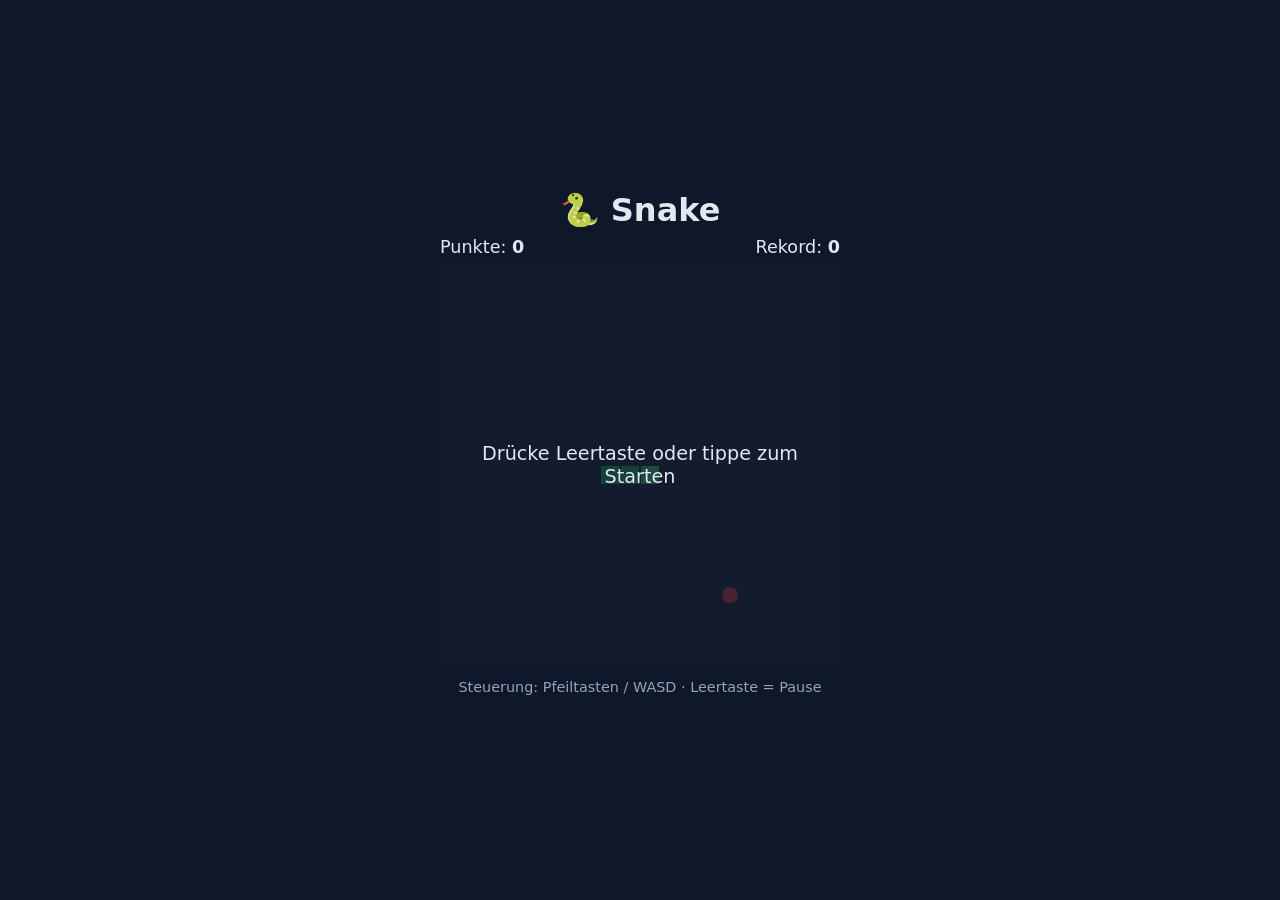
<file: index.html>
<!DOCTYPE html>
<html lang="de">
<head>
  <meta charset="UTF-8">
  <meta name="viewport" content="width=device-width, initial-scale=1.0">
  <title>Snake</title>
  <link rel="stylesheet" href="style.css">
</head>
<body>
  <main>
    <h1>🐍 Snake</h1>
    <div class="scores">
      <span>Punkte: <strong id="score">0</strong></span>
      <span>Rekord: <strong id="highscore">0</strong></span>
    </div>
    <div class="board-wrap">
      <canvas id="board" width="400" height="400"></canvas>
      <div id="overlay" class="overlay">
        <p id="message">Drücke Leertaste oder tippe zum Starten</p>
      </div>
    </div>
    <div class="controls">
      <button data-dir="up">▲</button>
      <div>
        <button data-dir="left">◀</button>
        <button data-dir="down">▼</button>
        <button data-dir="right">▶</button>
      </div>
    </div>
    <p class="help">Steuerung: Pfeiltasten / WASD · Leertaste = Pause</p>
  </main>
  <script src="game.js"></script>
</body>
</html>
</file>
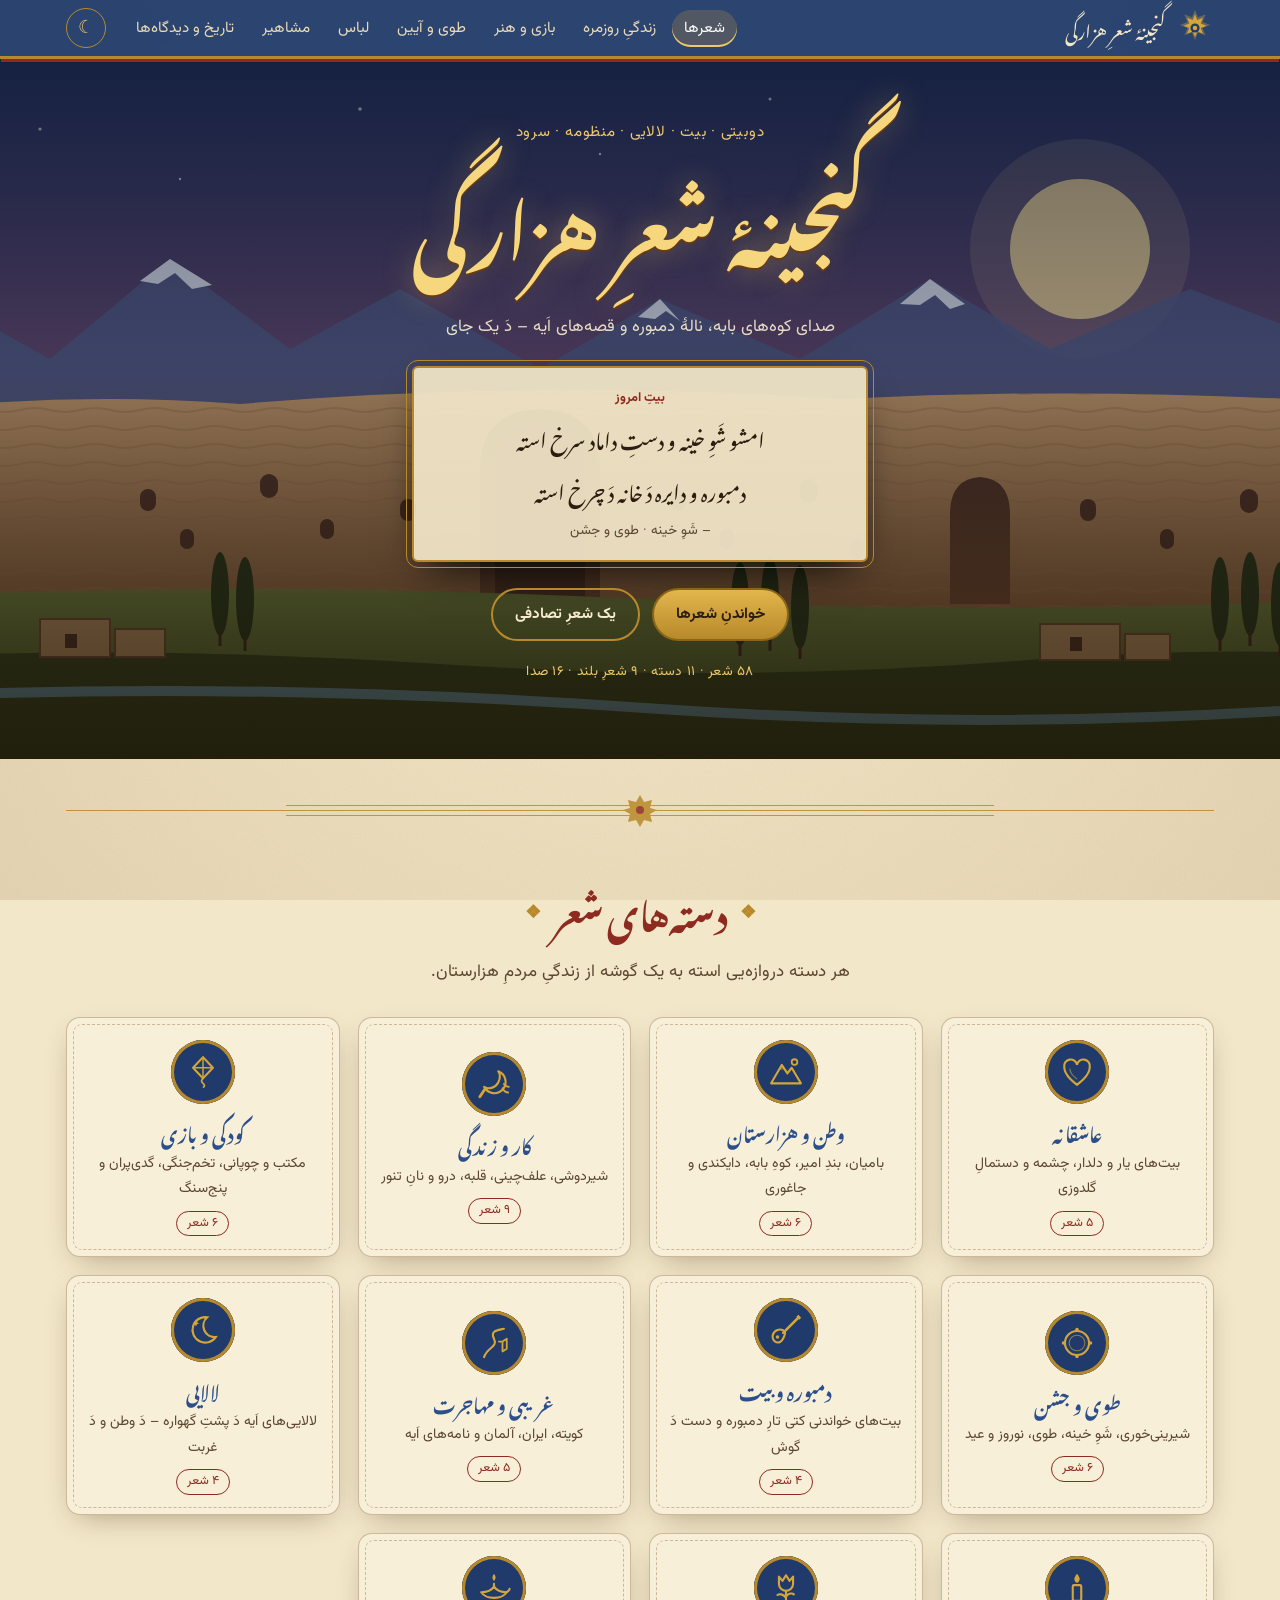
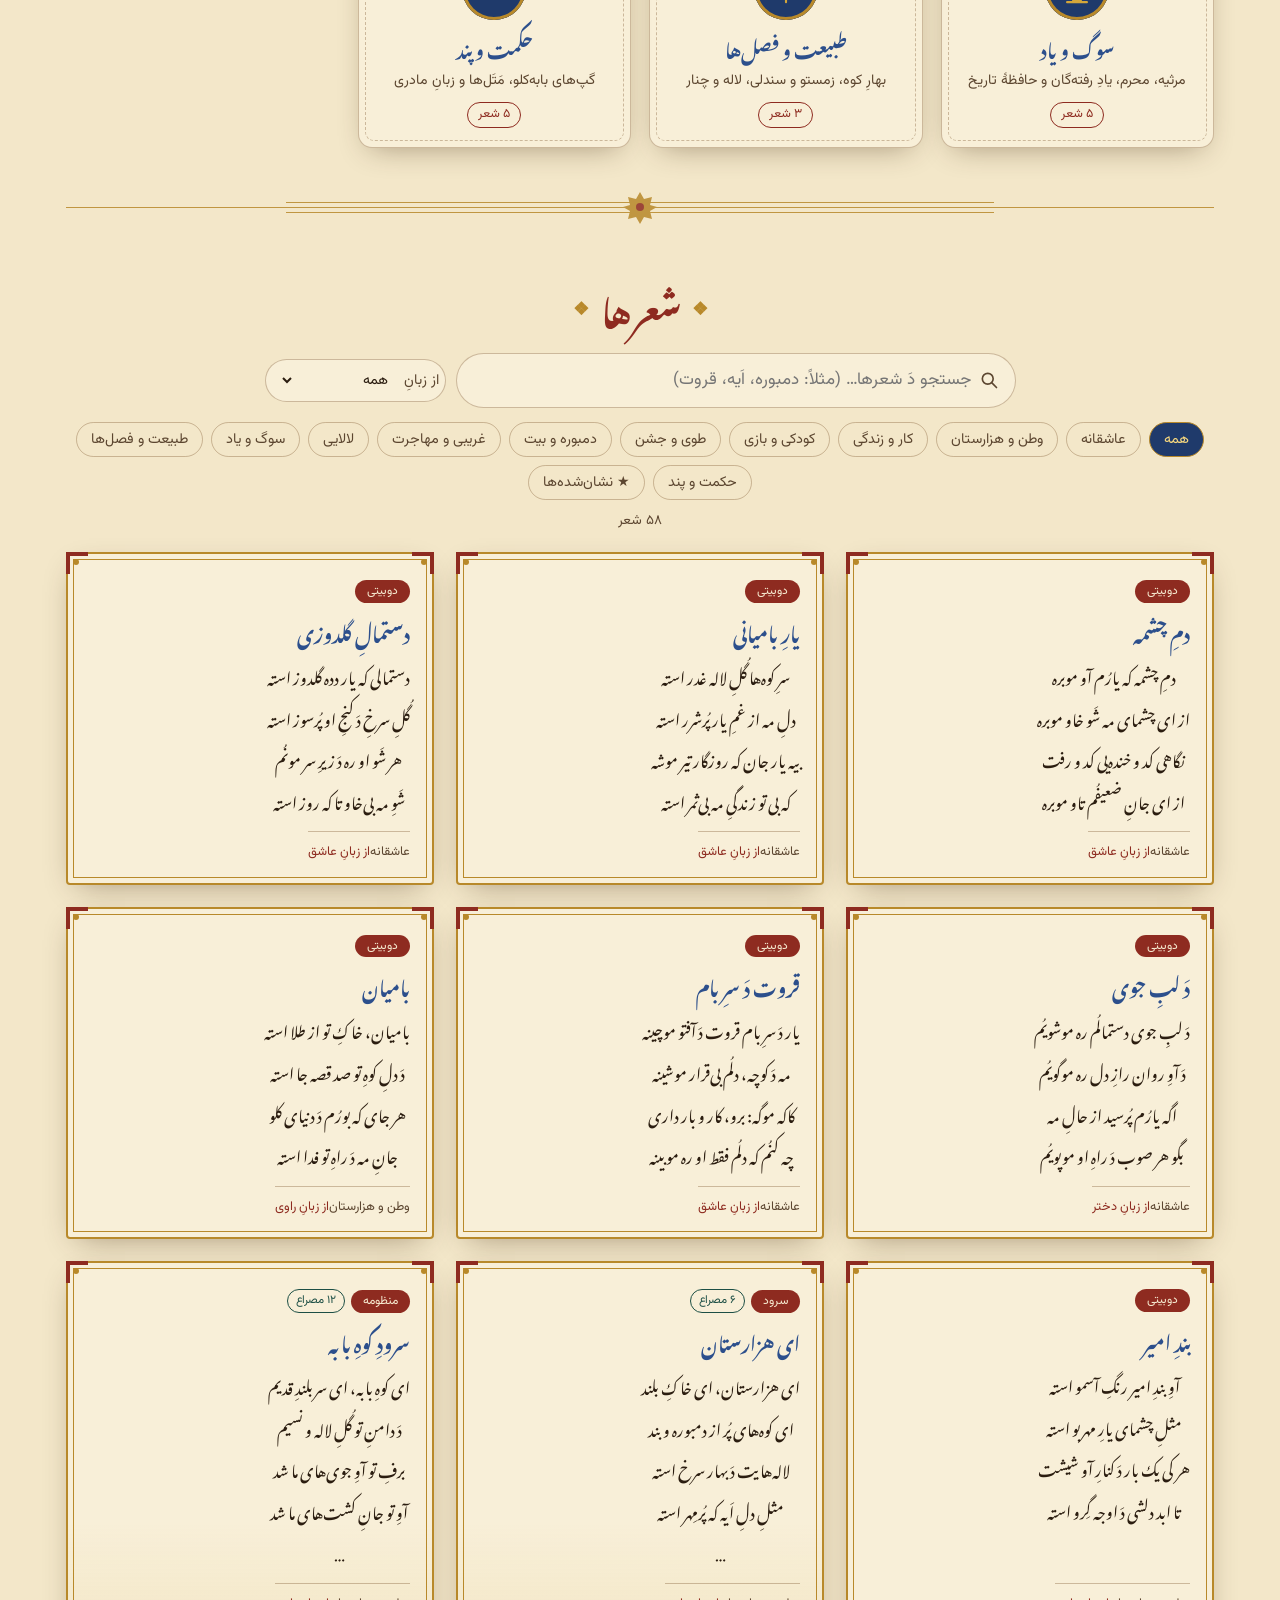
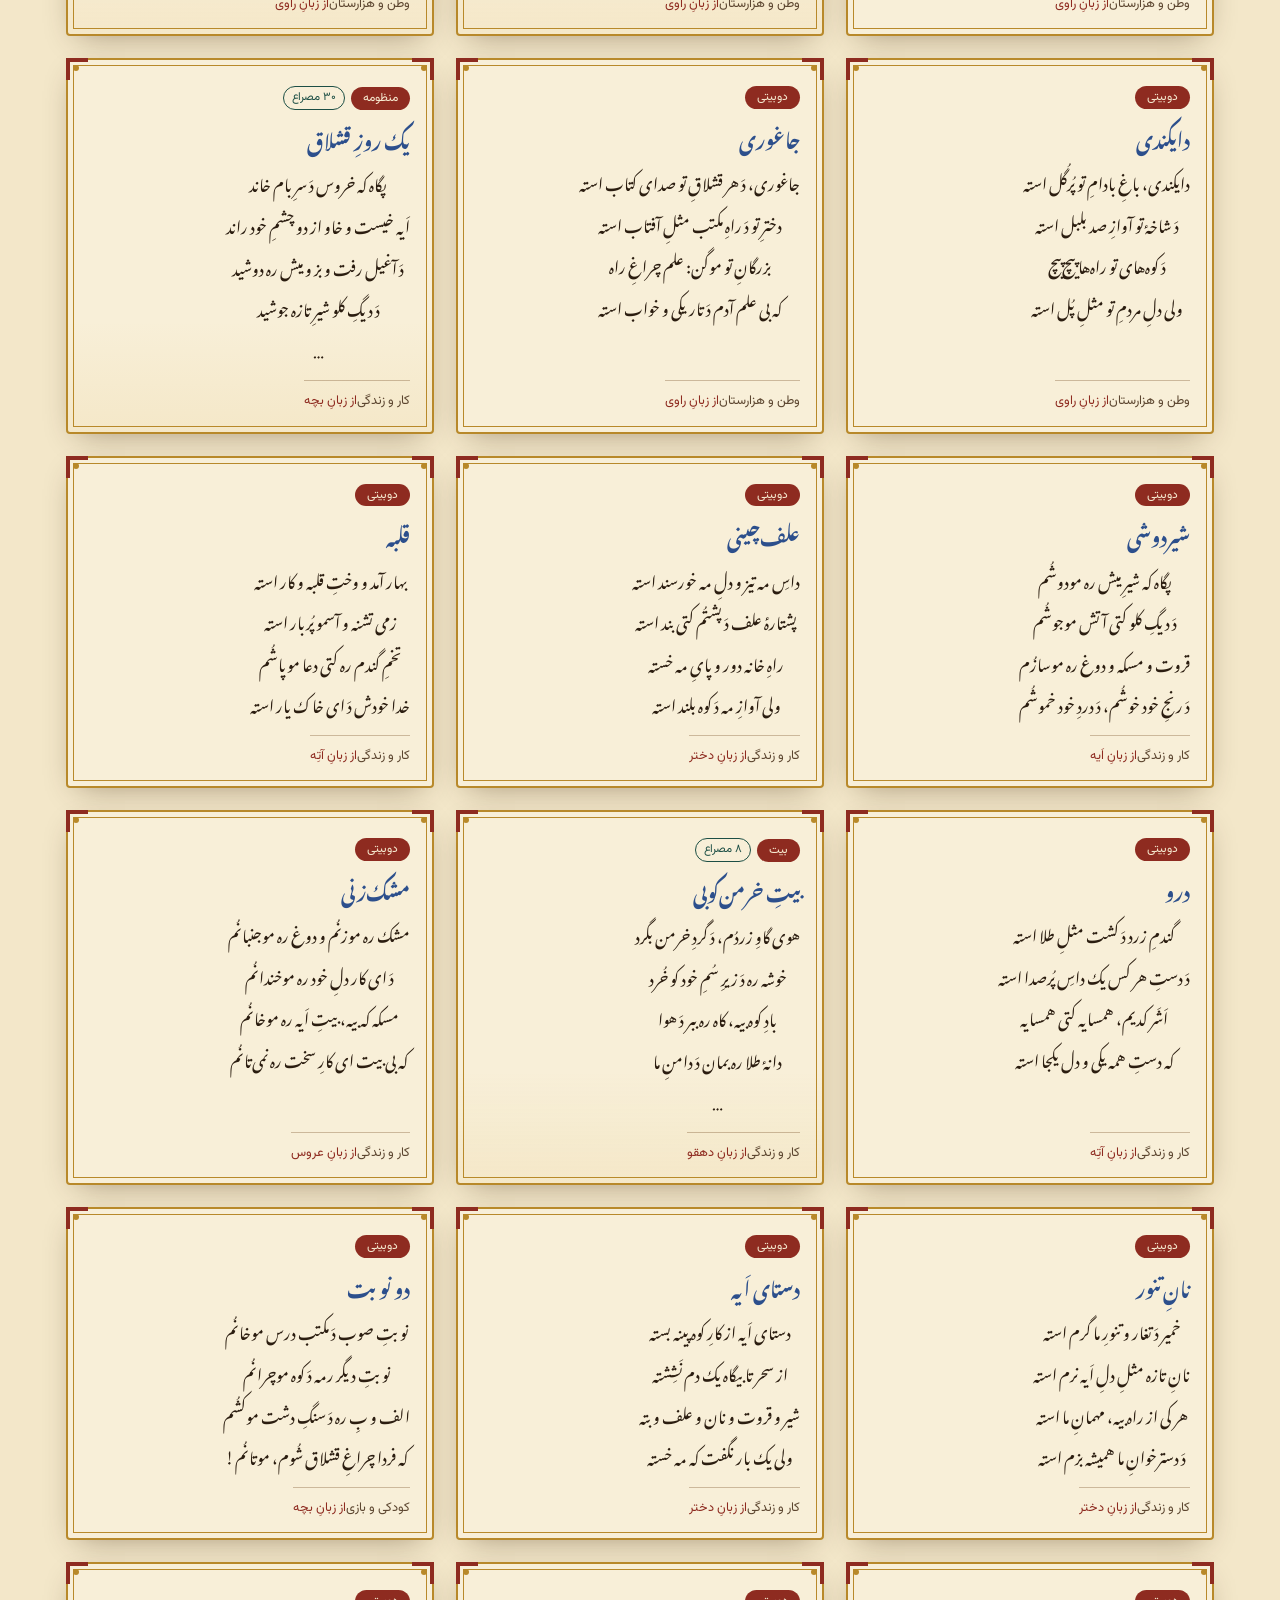
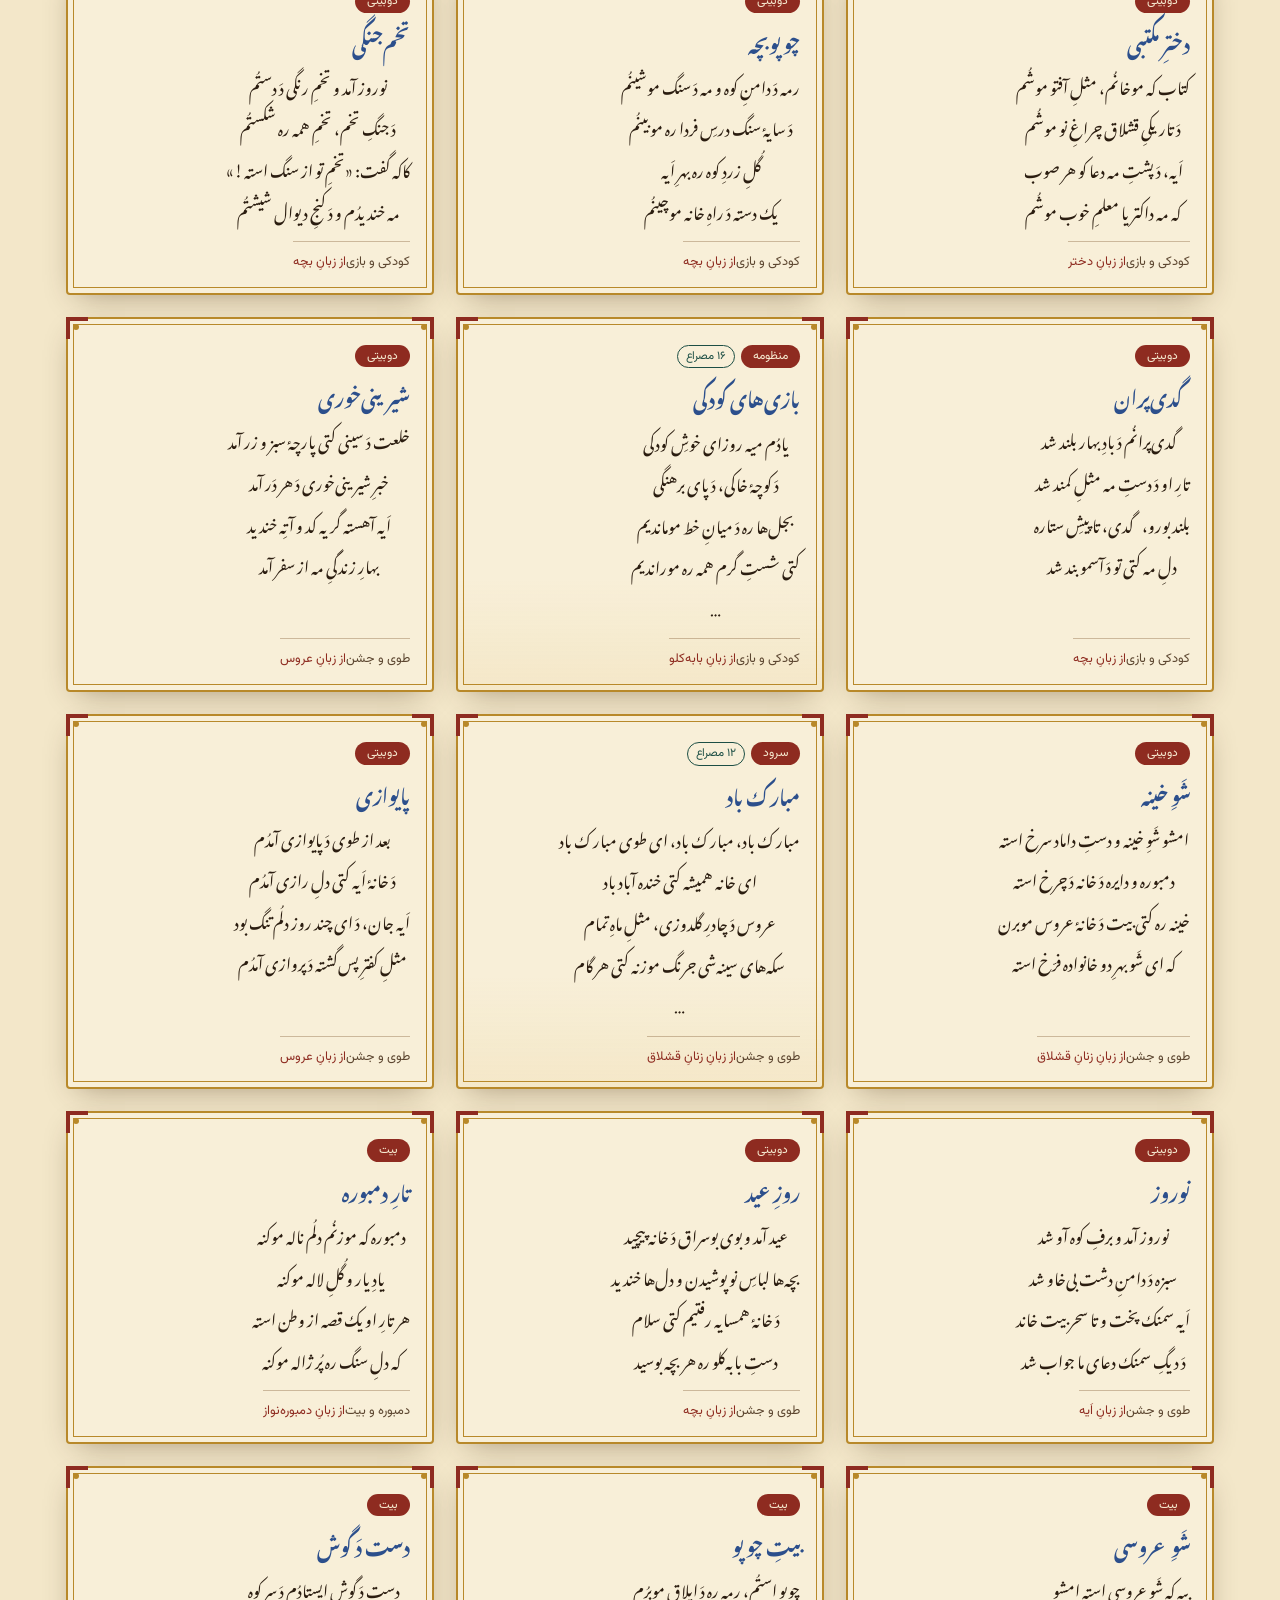
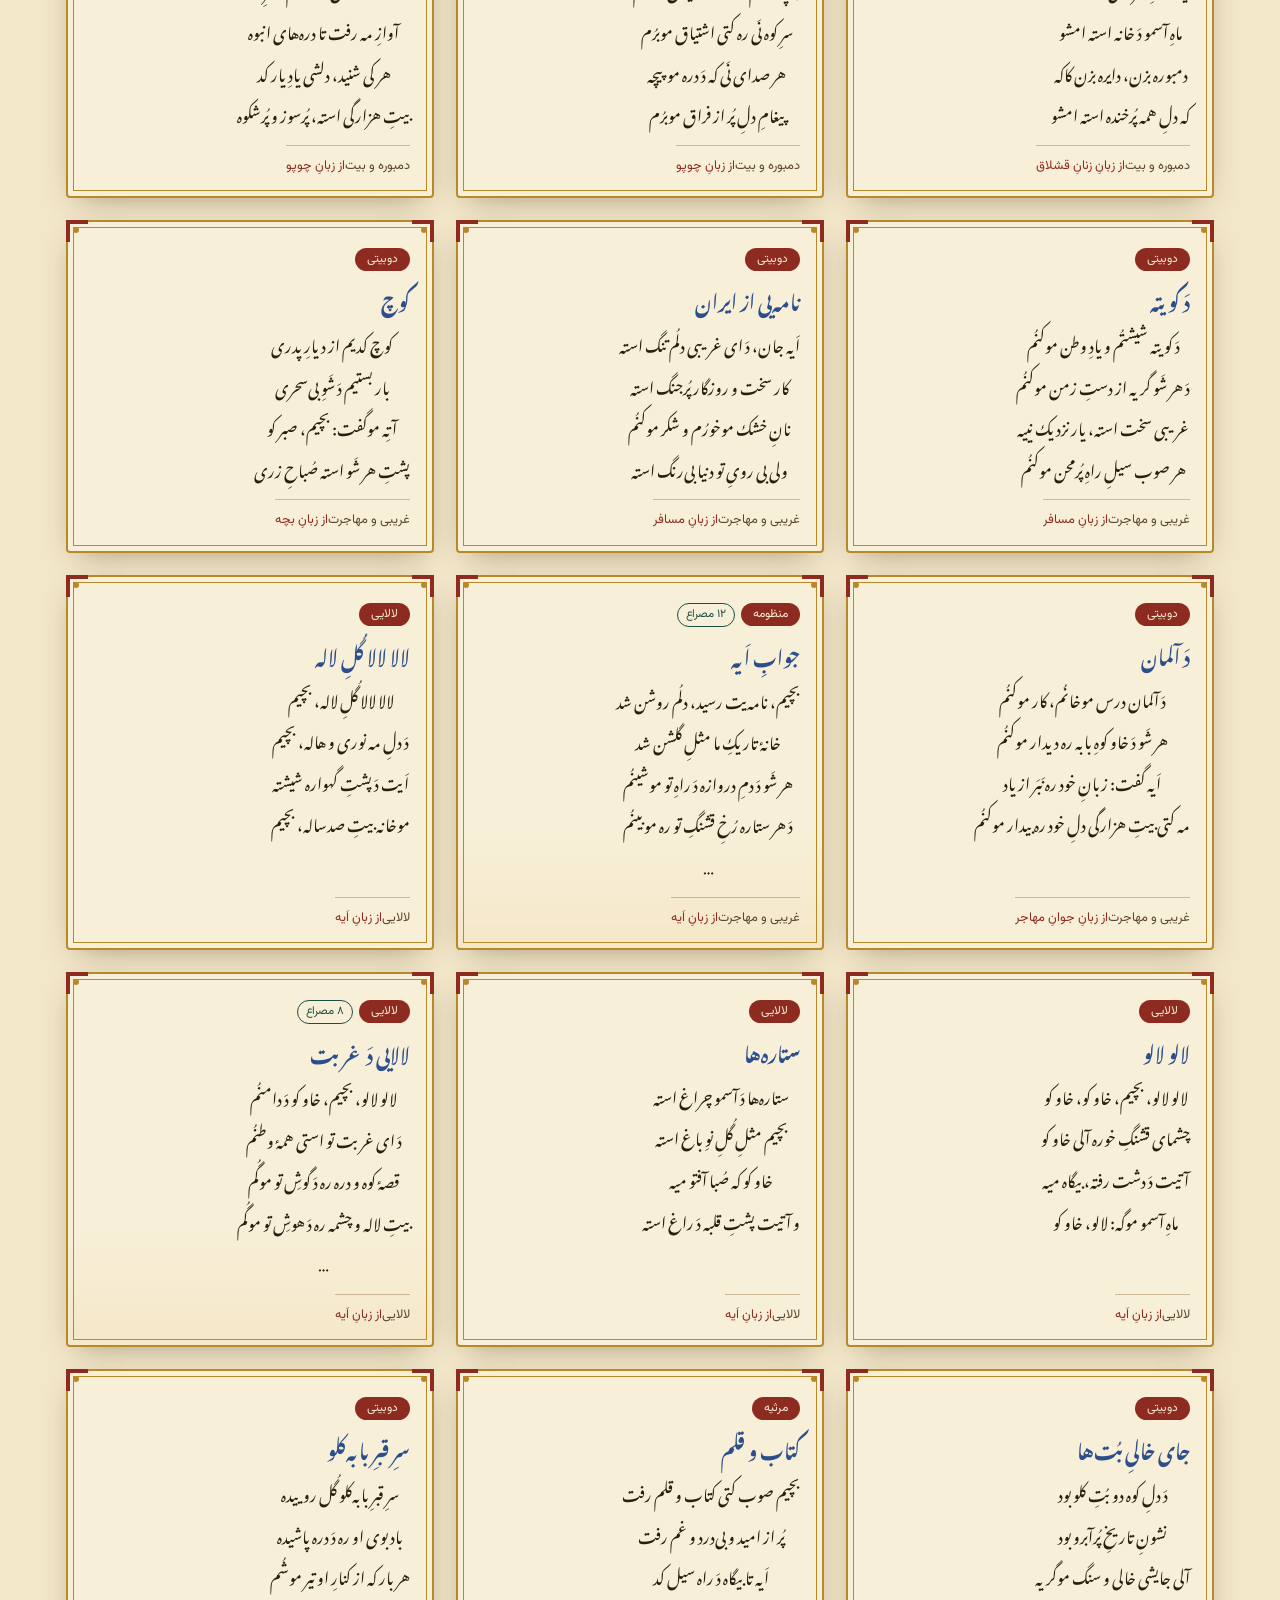
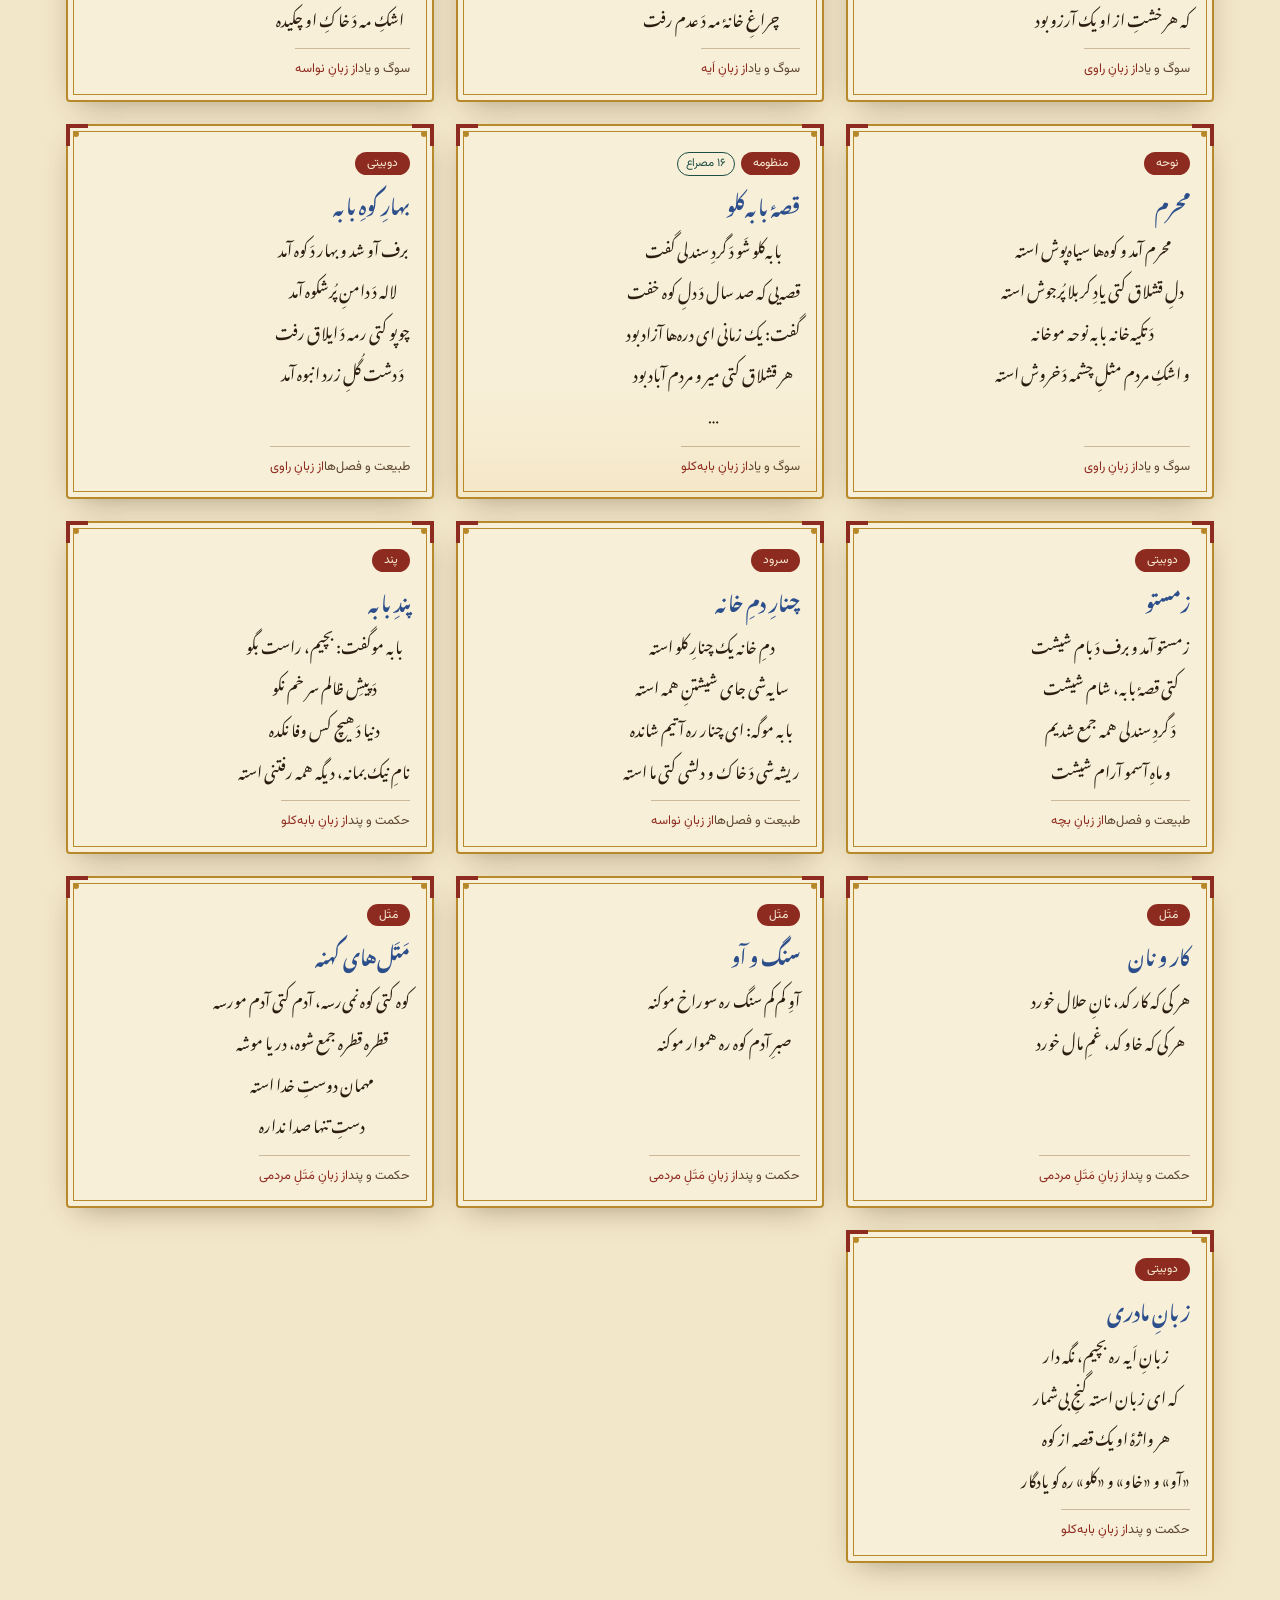
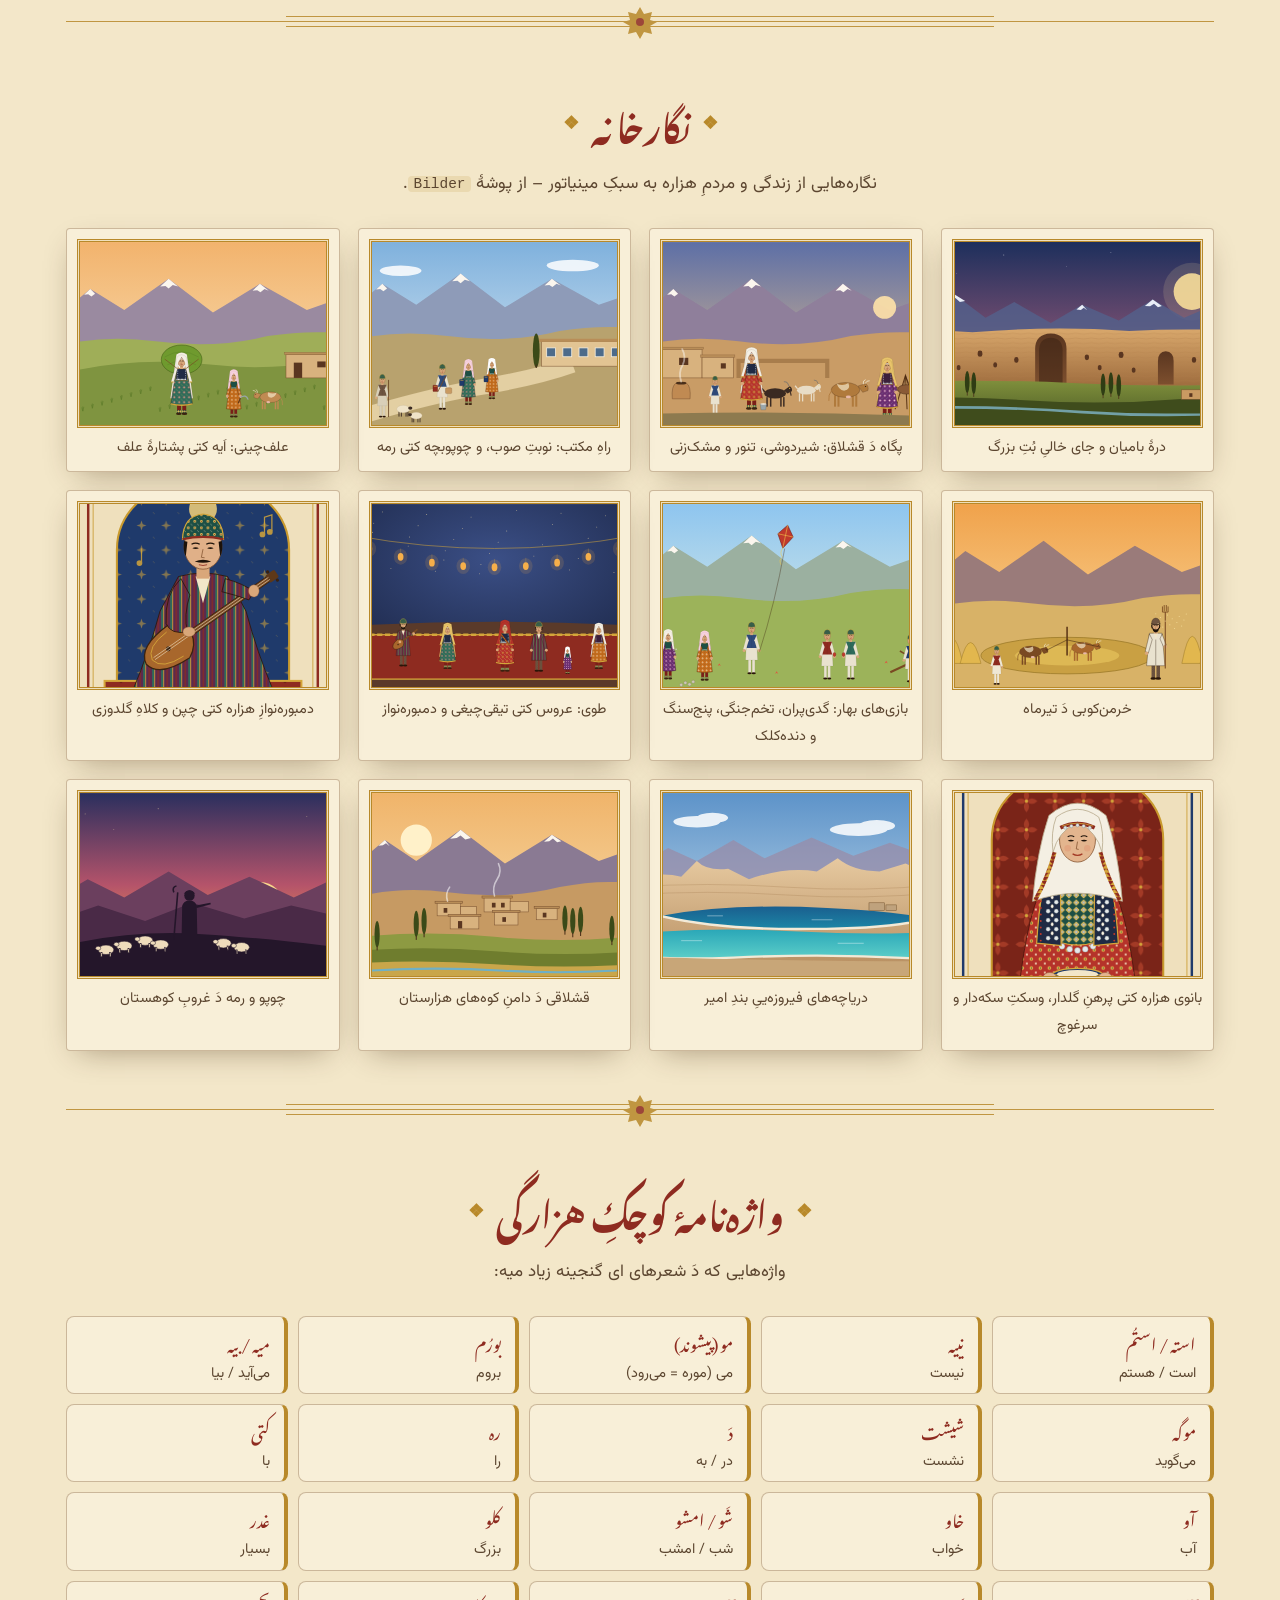
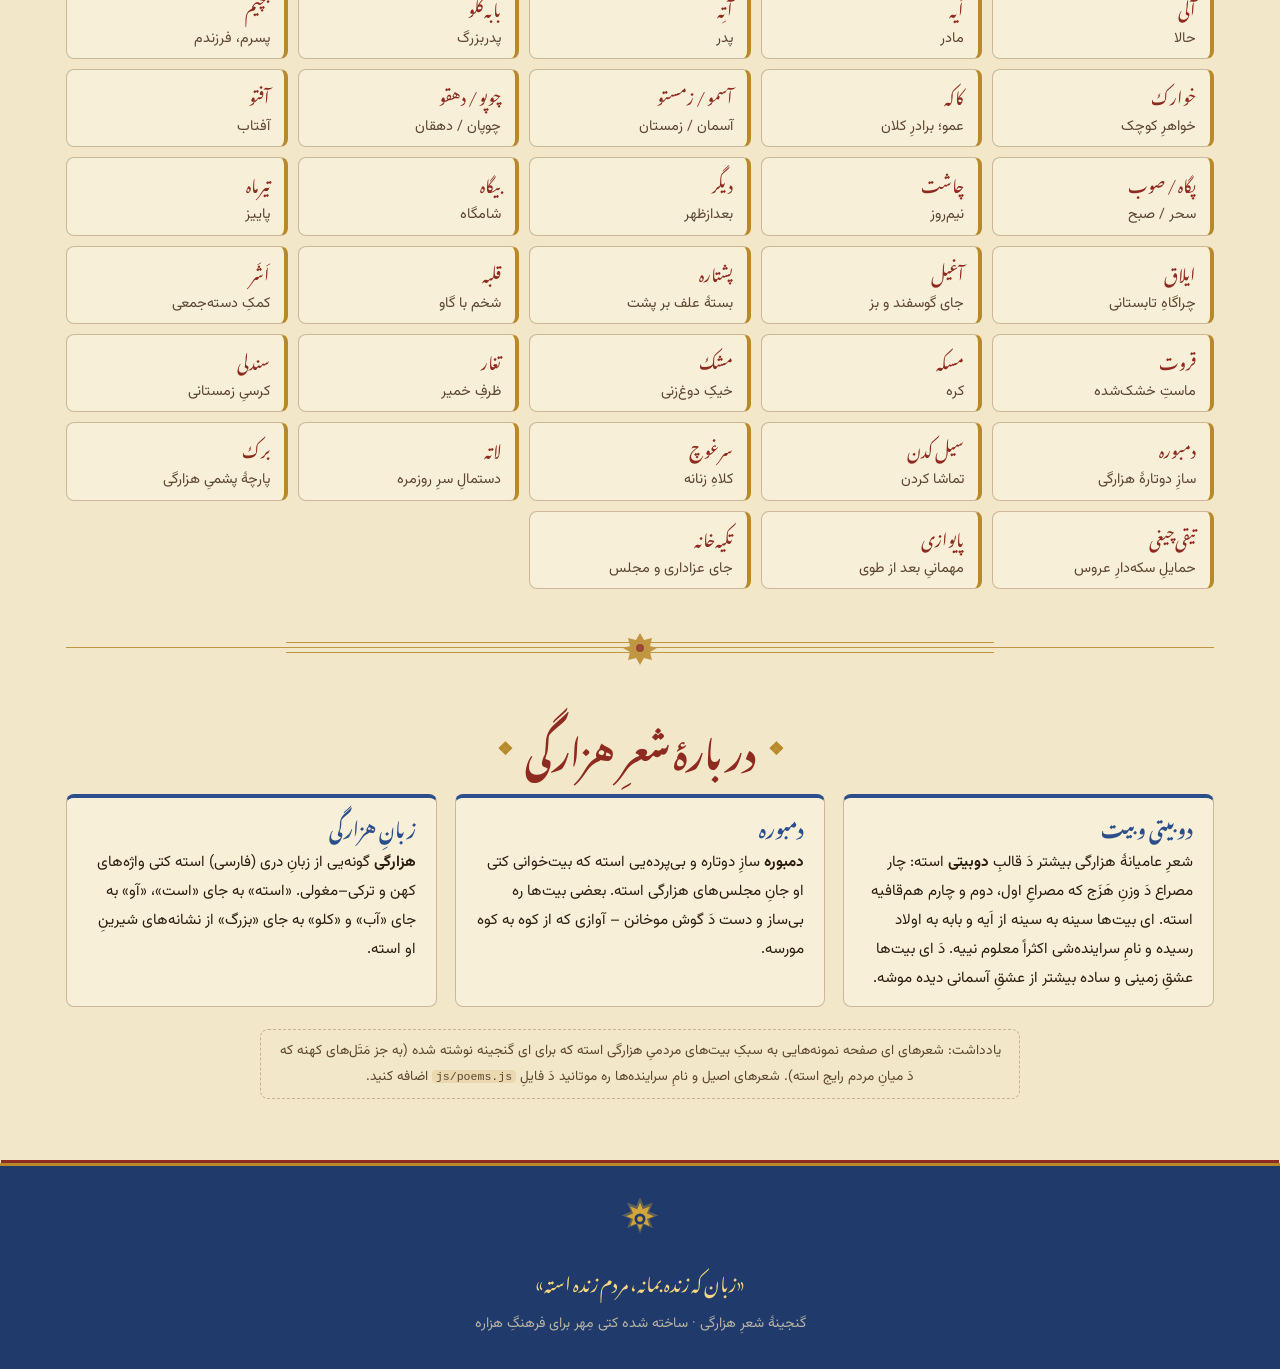
<file: hazaragi/index.html>
<!doctype html>
<html lang="fa-AF" dir="rtl">
<head>
  <meta charset="utf-8">
  <meta name="viewport" content="width=device-width, initial-scale=1">
  <title>گنجینهٔ شعرِ هزارگی</title>
  <meta name="description" content="دوبیتی، بیت، لالایی و سرودهای هزارگی – کتی زندگیِ روزمره، رسم‌ها، لباس و مشاهیرِ هزاره">
  <link rel="icon" href="data:image/svg+xml,%3Csvg xmlns='http://www.w3.org/2000/svg' viewBox='0 0 64 64'%3E%3Crect width='64' height='64' rx='12' fill='%231f3a6b'/%3E%3Cpath d='M32 6l6 14 15-4-4 15 14 6-14 6 4 15-15-4-6 14-6-14-15 4 4-15L1 37l14-6-4-15 15 4z' fill='%23d4a63a'/%3E%3C/svg%3E">
  <link rel="stylesheet" href="fonts/fonts.css">
  <link rel="stylesheet" href="css/style.css">
</head>
<body>
  <!-- آیکون‌ها -->
  <svg width="0" height="0" style="position:absolute" aria-hidden="true">
    <symbol id="i-shamsa" viewBox="0 0 100 100">
      <g fill="currentColor"><path d="M50 2l8 20 20-8-8 20 20 8-20 8 8 20-20-8-8 20-8-20-20 8 8-20-20-8 20-8-8-20 20 8z" opacity=".35"/>
      <path d="M50 14l6 15 15-6-6 15 15 6-15 6 6 15-15-6-6 15-6-15-15 6 6-15-15-6 15-6-6-15 15 6z"/></g>
      <circle cx="50" cy="50" r="12" fill="var(--paper)"/><circle cx="50" cy="50" r="6" fill="currentColor"/>
    </symbol>
    <symbol id="i-heart" viewBox="0 0 48 48"><path d="M24 42S6 30 6 17a9 9 0 0 1 18-3 9 9 0 0 1 18 3c0 13-18 25-18 25z" fill="none" stroke="currentColor" stroke-width="3"/><path d="M24 34s-10-7-10-15" fill="none" stroke="currentColor" stroke-width="2" opacity=".5"/></symbol>
    <symbol id="i-mountain" viewBox="0 0 48 48"><path d="M3 40L18 14l8 12 6-8 13 22z" fill="none" stroke="currentColor" stroke-width="3" stroke-linejoin="round"/><path d="M14 21l4-7 4 6" fill="currentColor" opacity=".5"/><circle cx="36" cy="10" r="4" fill="none" stroke="currentColor" stroke-width="2.5"/></symbol>
    <symbol id="i-road" viewBox="0 0 48 48"><path d="M10 44C14 30 30 30 24 18S30 6 38 4" fill="none" stroke="currentColor" stroke-width="3" stroke-linecap="round"/><path d="M36 22l6-4v14l-6 4zM30 22l6 0" fill="none" stroke="currentColor" stroke-width="2.5" stroke-linejoin="round"/></symbol>
    <symbol id="i-dambura" viewBox="0 0 48 48"><path d="M8 40c-6-6-2-14 4-16s8 0 10 2-0 6-2 10-6 8-12 4z" fill="none" stroke="currentColor" stroke-width="3"/><path d="M20 28L42 6" stroke="currentColor" stroke-width="3.5" stroke-linecap="round"/><circle cx="12" cy="34" r="2.5" fill="currentColor"/><path d="M40 4l4 4" stroke="currentColor" stroke-width="4"/></symbol>
    <symbol id="i-moon" viewBox="0 0 48 48"><path d="M30 6a18 18 0 1 0 12 28A16 16 0 0 1 30 6z" fill="none" stroke="currentColor" stroke-width="3"/><path d="M14 10l1.5 3 3 1.5-3 1.5L14 19l-1.5-3-3-1.5 3-1.5z" fill="currentColor"/></symbol>
    <symbol id="i-candle" viewBox="0 0 48 48"><rect x="18" y="20" width="12" height="22" rx="2" fill="none" stroke="currentColor" stroke-width="3"/><path d="M24 4c5 6 5 10 0 13-5-3-5-7 0-13z" fill="currentColor"/><path d="M10 44h28" stroke="currentColor" stroke-width="3" stroke-linecap="round"/></symbol>
    <symbol id="i-tulip" viewBox="0 0 48 48"><path d="M14 8l5 6 5-8 5 8 5-6v10a10 10 0 0 1-20 0z" fill="none" stroke="currentColor" stroke-width="3" stroke-linejoin="round"/><path d="M24 28v16M24 38c-4-6-10-6-12-4M24 36c4-5 9-5 11-3" fill="none" stroke="currentColor" stroke-width="3" stroke-linecap="round"/></symbol>
    <symbol id="i-lamp" viewBox="0 0 48 48"><path d="M6 30c8 0 14-2 18-8 4 6 10 8 18 8-4 6-10 8-18 8S10 36 6 30z" fill="none" stroke="currentColor" stroke-width="3" stroke-linejoin="round"/><path d="M42 30c2-2 4-2 4-5M24 22v-4" fill="none" stroke="currentColor" stroke-width="3" stroke-linecap="round"/><path d="M24 4c3 4 3 7 0 10-3-3-3-6 0-10z" fill="currentColor"/></symbol>
    <symbol id="i-sickle" viewBox="0 0 48 48"><path d="M30 6a16 16 0 1 1-20 22c6 4 16 2 20-6s2-14 0-16z" fill="none" stroke="currentColor" stroke-width="3" stroke-linejoin="round"/><path d="M12 30L4 42" stroke="currentColor" stroke-width="4" stroke-linecap="round"/><path d="M36 30c2 4 6 6 8 6M38 24c2 3 5 4 7 4" stroke="currentColor" stroke-width="2.5" fill="none" stroke-linecap="round"/></symbol>
    <symbol id="i-kite" viewBox="0 0 48 48"><path d="M24 3L38 18 24 33 10 18z" fill="none" stroke="currentColor" stroke-width="3" stroke-linejoin="round"/><path d="M24 3v30M10 18h28" stroke="currentColor" stroke-width="2"/><path d="M24 33q-4 4 0 7t0 6" fill="none" stroke="currentColor" stroke-width="2.5"/></symbol>
    <symbol id="i-drum" viewBox="0 0 48 48"><circle cx="24" cy="24" r="17" fill="none" stroke="currentColor" stroke-width="3"/><circle cx="24" cy="24" r="11" fill="none" stroke="currentColor" stroke-width="1.5" opacity=".6"/><g fill="currentColor"><circle cx="24" cy="5" r="2.5"/><circle cx="24" cy="43" r="2.5"/><circle cx="5" cy="24" r="2.5"/><circle cx="43" cy="24" r="2.5"/></g></symbol>
    <symbol id="i-star" viewBox="0 0 24 24"><path d="M12 2l2.9 6.3 6.9.7-5.2 4.6 1.5 6.8L12 17l-6.1 3.4 1.5-6.8L2.2 9l6.9-.7z"/></symbol>
    <symbol id="i-search" viewBox="0 0 24 24"><circle cx="10.5" cy="10.5" r="6.5" fill="none" stroke="currentColor" stroke-width="2"/><path d="M15.5 15.5L21 21" stroke="currentColor" stroke-width="2" stroke-linecap="round"/></symbol>
  </svg>

  <header class="topbar">
    <div class="topbar__inner">
      <a href="#" class="brand">
        <svg class="brand__mark"><use href="#i-shamsa"/></svg>
        <span class="brand__name">گنجینهٔ شعرِ هزارگی</span>
      </a>
      <nav class="nav" id="nav" aria-label="فهرستِ اصلی">
        <a href="#ashar" data-view="home">شعرها</a>
        <a href="#zendagi" data-view="zendagi">زندگیِ روزمره</a>
        <a href="#bazi" data-view="bazi">بازی و هنر</a>
        <a href="#rasm" data-view="rasm">طوی و آیین</a>
        <a href="#lebas" data-view="lebas">لباس</a>
        <a href="#mashahir" data-view="mashahir">مشاهیر</a>
        <a href="#tarikh" data-view="tarikh">تاریخ و دیدگاه‌ها</a>
      </nav>
      <button class="iconbtn" id="themeBtn" type="button" aria-label="تغییرِ روز و شب" title="روز / شب">☾</button>
    </div>
  </header>

  <!-- ═════════ خانه: شعرها ═════════ -->
  <div class="view" id="view-home">
    <section class="hero">
      <div class="hero__img" role="img" aria-label="درهٔ بامیان"></div>
      <div class="hero__content">
        <p class="hero__kicker">دوبیتی · بیت · لالایی · منظومه · سرود</p>
        <h1 class="hero__title">گنجینهٔ شعرِ هزارگی</h1>
        <p class="hero__sub">صدای کوه‌های بابه، نالهٔ دمبوره و قصه‌های اَیه – دَ یک جای</p>
        <figure class="daily" id="daily" tabindex="0" role="button" aria-label="بازکردنِ شعرِ روز">
          <figcaption>بیتِ امروز</figcaption>
          <blockquote id="dailyText"></blockquote>
          <span class="daily__title" id="dailyTitle"></span>
        </figure>
        <div class="hero__actions">
          <a class="btn btn--gold" href="#ashar">خواندنِ شعرها</a>
          <button class="btn btn--ghost" id="randomBtn" type="button">یک شعرِ تصادفی</button>
        </div>
        <p class="hero__stats" id="stats"></p>
      </div>
    </section>

    <main>
      <div class="ornament" aria-hidden="true"></div>
      <section id="dasta" class="section">
        <h2 class="section__title"><span>دسته‌های شعر</span></h2>
        <p class="section__lead">هر دسته دروازه‌یی استه به یک گوشه از زندگیِ مردمِ هزارستان.</p>
        <div class="cats" id="cats"></div>
      </section>

      <div class="ornament" aria-hidden="true"></div>
      <section id="ashar" class="section">
        <h2 class="section__title"><span>شعرها</span></h2>
        <div class="toolbar">
          <div class="toolbar__row">
            <label class="search">
              <svg><use href="#i-search"/></svg>
              <input type="search" id="q" placeholder="جستجو دَ شعرها… (مثلاً: دمبوره، اَیه، قروت)" autocomplete="off">
            </label>
            <label class="voice">
              <span>از زبانِ</span>
              <select id="voice"></select>
            </label>
          </div>
          <div class="chips" id="chips" role="tablist" aria-label="فیلترِ دسته"></div>
        </div>
        <p class="count" id="count" aria-live="polite"></p>
        <div class="poems" id="poems"></div>
      </section>

      <div class="ornament" aria-hidden="true"></div>
      <section id="negarkhana" class="section">
        <h2 class="section__title"><span>نگارخانه</span></h2>
        <p class="section__lead">نگاره‌هایی از زندگی و مردمِ هزاره به سبکِ مینیاتور – از پوشهٔ <code>Bilder</code>.</p>
        <div class="gallery" id="gallery"></div>
      </section>

      <div class="ornament" aria-hidden="true"></div>
      <section id="wazhanama" class="section">
        <h2 class="section__title"><span>واژه‌نامهٔ کوچکِ هزارگی</span></h2>
        <p class="section__lead">واژه‌هایی که دَ شعرهای ای گنجینه زیاد میه:</p>
        <dl class="glossary" id="glossary"></dl>
      </section>

      <div class="ornament" aria-hidden="true"></div>
      <section id="darbara" class="section about">
        <h2 class="section__title"><span>دربارهٔ شعرِ هزارگی</span></h2>
        <div class="about__grid">
          <article class="panel">
            <h3>دوبیتی و بیت</h3>
            <p>شعرِ عامیانهٔ هزارگی بیشتر دَ قالبِ <strong>دوبیتی</strong> استه: چار مصراع دَ وزنِ هَزَج که مصراعِ اول، دوم و چارم هم‌قافیه استه. ای بیت‌ها سینه به سینه از اَیه و بابه به اولاد رسیده و نامِ سراینده‌شی اکثراً معلوم نییه. دَ ای بیت‌ها عشقِ زمینی و ساده بیشتر از عشقِ آسمانی دیده موشه.</p>
          </article>
          <article class="panel">
            <h3>دمبوره</h3>
            <p><strong>دمبوره</strong> سازِ دوتاره و بی‌پرده‌یی استه که بیت‌خوانی کتی او جانِ مجلس‌های هزارگی استه. بعضی بیت‌ها ره بی‌ساز و دست دَ گوش موخانن – آوازی که از کوه به کوه مورسه.</p>
          </article>
          <article class="panel">
            <h3>زبانِ هزارگی</h3>
            <p><strong>هزارگی</strong> گونه‌یی از زبانِ دری (فارسی) استه کتی واژه‌های کهن و ترکی–مغولی. «استه» به جای «است»، «آو» به جای «آب» و «کلو» به جای «بزرگ» از نشانه‌های شیرینِ او استه.</p>
          </article>
        </div>
        <p class="notice">یادداشت: شعرهای ای صفحه نمونه‌هایی به سبکِ بیت‌های مردمیِ هزارگی استه که برای ای گنجینه نوشته شده (به جز مَتَل‌های کهنه که دَ میانِ مردم رایج استه). شعرهای اصیل و نامِ سراینده‌ها ره موتانید دَ فایلِ <code>js/poems.js</code> اضافه کنید.</p>
      </section>
    </main>
  </div>

  <!-- ═════════ زندگیِ روزمره ═════════ -->
  <div class="view" id="view-zendagi" hidden>
    <header class="banner" style="background-image:url('Bilder/shir-doshi.svg')">
      <div class="banner__in"><p class="banner__kicker">از پگاه تا شَو</p><h1>زندگیِ روزمره دَ قشلاق</h1>
      <p>یک روزِ خانوادهٔ هزاره دَ کوهستان: اَیه کتی شیر و تنور، بچه‌ها میانِ مکتب و رمه، آتِه دَ کشت و خرمن.</p></div>
    </header>
    <main class="section">
      <h2 class="section__title"><span>یک روز</span></h2>
      <ol class="timeline" id="dayline"></ol>
      <div class="ornament" aria-hidden="true"></div>
      <h2 class="section__title"><span>چار فصل</span></h2>
      <div class="seasons" id="seasons"></div>
      <div class="ornament" aria-hidden="true"></div>
      <h2 class="section__title"><span>دسترخوانِ هزارگی</span></h2>
      <p class="section__lead">خوراکِ روزانه ساده و از کشت و رمه استه؛ برای مهمان و جشن خوراکِ خاص پخته موشه.</p>
      <div class="foods" id="foods"></div>
    </main>
  </div>

  <!-- ═════════ بازی و هنر ═════════ -->
  <div class="view" id="view-bazi" hidden>
    <header class="banner" style="background-image:url('Bilder/bazi.svg')">
      <div class="banner__in"><p class="banner__kicker">کودکی، سرگرمی و دست‌هنر</p><h1>بازی‌ها و هنرهای مردمی</h1>
      <p>از بجل و تشله تا گدی‌پران و تخم‌جنگی؛ از برک‌بافی و سوزن‌دوزی تا دمبوره و قصه.</p></div>
    </header>
    <main class="section">
      <h2 class="section__title"><span>بازی‌ها</span></h2>
      <div class="cards" id="games"></div>
      <div class="ornament" aria-hidden="true"></div>
      <h2 class="section__title"><span>سرگرمی و دست‌هنر</span></h2>
      <div class="cards cards--plain" id="crafts"></div>
    </main>
  </div>

  <!-- ═════════ طوی و آیین ═════════ -->
  <div class="view" id="view-rasm" hidden>
    <header class="banner" style="background-image:url('Bilder/tuy.svg')">
      <div class="banner__in"><p class="banner__kicker">طوی، نوروز، عید و محرم</p><h1>طوی و آیین‌ها</h1>
      <p>مرحله‌های طویِ هزارگی از خواستگاری تا پایوازی، و آیین‌هایی که سالِ قشلاق ره رنگ موته.</p></div>
    </header>
    <main class="section">
      <h2 class="section__title"><span>مرحله‌های طوی</span></h2>
      <p class="section__lead">رسم‌ها از دره‌یی به درهٔ دیگه فرق داره؛ ای ترتیب رایج‌ترینِ اونا استه.</p>
      <ol class="steps" id="wedding"></ol>
      <div class="ornament" aria-hidden="true"></div>
      <h2 class="section__title"><span>آیین‌ها و جشن‌ها</span></h2>
      <div class="cards" id="ceremonies"></div>
    </main>
  </div>

  <!-- ═════════ لباس ═════════ -->
  <div class="view" id="view-lebas" hidden>
    <header class="banner" style="background-image:url('Bilder/alaf.svg')">
      <div class="banner__in"><p class="banner__kicker">پرهن، وسکت، سرغوچ، چپن و برک</p><h1>لباسِ هزارگی</h1>
      <p>لباسی که کتی سوزن، سکه و رنگ قصهٔ خانواده و قشلاق ره موگه.</p></div>
    </header>
    <main class="section">
      <div class="dress">
        <section class="dress__col">
          <figure class="dress__fig"><img src="Bilder/madar.svg" alt="بانوی هزاره کتی پرهنِ گلدار، وسکتِ سکه‌دار، سرغوچ و چادر"></figure>
          <h2 class="dress__h">لباسِ زنانه</h2>
          <dl class="defs" id="dressW"></dl>
        </section>
        <section class="dress__col">
          <figure class="dress__fig"><img src="Bilder/dambura-nawaz.svg" alt="مردِ هزاره کتی چپنِ راه‌راه و کلاهِ گلدوزی"></figure>
          <h2 class="dress__h">لباسِ مردانه</h2>
          <dl class="defs" id="dressM"></dl>
        </section>
      </div>
      <div class="ornament" aria-hidden="true"></div>
      <h2 class="section__title"><span>هنرِ سوزن</span></h2>
      <p class="section__lead">شیوه‌های دوخت و آرایش که دَ لباسِ هزارگی نام برده موشه:</p>
      <div class="chips chips--static" id="stitches"></div>
      <p class="section__lead"><button type="button" class="linkbtn" data-poem="sorud-e-tuy">سرودِ طوی ره بخانید ←</button></p>
    </main>
  </div>

  <!-- ═════════ مشاهیر ═════════ -->
  <div class="view" id="view-mashahir" hidden>
    <header class="banner" style="background-image:url('Bilder/chopan.svg')">
      <div class="banner__in"><p class="banner__kicker">شاعران، تاریخ‌نگاران، هنرمندان و پیشگامان</p><h1>مشاهیرِ هزاره</h1>
      <p>کسانی که کتی قلم، دمبوره و کارِ خود صدای هزاره ره بلند کدن – و چرا مهم استن.</p></div>
    </header>
    <main class="section">
      <div class="chips" id="fields" role="tablist" aria-label="فیلترِ زمینه"></div>
      <div class="people" id="people"></div>
    </main>
  </div>

  <!-- ═════════ تاریخ و دیدگاه‌ها ═════════ -->
  <div class="view" id="view-tarikh" hidden>
    <header class="banner" style="background-image:url('Bilder/bamiyan.svg')">
      <div class="banner__in"><p class="banner__kicker">حافظه، رنج، امید</p><h1>تاریخ و دیدگاه‌ها</h1>
      <p>تاریخِ کوتاهِ هزارستان و زندگیِ هزاره‌ها از زبانِ زنان، کودکان، دهقانان، بزرگان و مهاجران.</p></div>
    </header>
    <main class="section">
      <h2 class="section__title"><span>گاه‌شمار</span></h2>
      <ol class="history" id="history"></ol>
      <div class="ornament" aria-hidden="true"></div>
      <h2 class="section__title"><span>هر دیدگاه، یک صدا</span></h2>
      <div class="cards" id="perspectives"></div>
      <div class="ornament" aria-hidden="true"></div>
      <h2 class="section__title"><span>منابع</span></h2>
      <p class="section__lead">اطلاعاتِ ای بخش‌ها از منابعِ زیر گرفته شده؛ جزئیات دَ منابع گاهی فرق داره.</p>
      <ul class="sources" id="sources"></ul>
    </main>
  </div>

  <footer class="footer">
    <svg class="footer__mark"><use href="#i-shamsa"/></svg>
    <p>«زبان که زنده بمانه، مردم زنده استه»</p>
    <small>گنجینهٔ شعرِ هزارگی · ساخته شده کتی مِهر برای فرهنگِ هزاره</small>
  </footer>

  <!-- خواننده (نسخهٔ خطی) -->
  <dialog class="reader" id="reader" aria-labelledby="rTitle">
    <div class="reader__page">
      <div class="reader__bar">
        <div class="seg" role="group" aria-label="قلم">
          <button type="button" data-font="nastaliq" class="is-on">نستعلیق</button>
          <button type="button" data-font="naskh">نسخ</button>
          <button type="button" data-font="sans">ساده</button>
        </div>
        <div class="seg" role="group" aria-label="اندازه">
          <button type="button" data-size="-1" aria-label="کوچک‌تر">−</button>
          <button type="button" data-size="1" aria-label="کلان‌تر">+</button>
        </div>
        <button type="button" class="iconbtn" id="favBtn" aria-label="نشان کدن" title="نشان کدن"><svg><use href="#i-star"/></svg></button>
        <button type="button" class="iconbtn" id="copyBtn" aria-label="کاپی" title="کاپی">⧉</button>
        <button type="button" class="iconbtn" id="closeBtn" aria-label="بستن" title="بستن">✕</button>
      </div>
      <div class="cartouche">
        <span class="reader__meta" id="rMeta"></span>
        <h2 id="rTitle"></h2>
      </div>
      <div class="verses" id="rVerses"></div>
      <p class="reader__note" id="rNote"></p>
      <div class="reader__nav">
        <button type="button" class="btn btn--ghost" id="prevBtn">→ شعرِ قبلی</button>
        <button type="button" class="btn btn--ghost" id="nextBtn">شعرِ بعدی ←</button>
      </div>
      <span class="toast" id="toast" role="status"></span>
    </div>
  </dialog>

  <dialog class="lightbox" id="lightbox">
    <button type="button" class="iconbtn" id="lbClose" aria-label="بستن">✕</button>
    <img id="lbImg" alt="">
    <p id="lbCap"></p>
  </dialog>

  <script src="js/poems.js"></script>
  <script src="js/culture.js"></script>
  <script src="js/app.js"></script>
</body>
</html>
</file>
<file: style.css>
* { box-sizing: border-box; }
body {
  margin: 0;
  min-height: 100vh;
  display: flex;
  justify-content: center;
  align-items: center;
  background: #0f172a;
  color: #e2e8f0;
  font-family: system-ui, sans-serif;
}
main { text-align: center; padding: 16px; }
h1 { margin: 0 0 8px; }
.scores { display: flex; justify-content: space-between; margin-bottom: 8px; font-size: 1.1rem; }
.board-wrap { position: relative; width: min(400px, 90vw); aspect-ratio: 1; }
canvas { width: 100%; height: 100%; background: #1e293b; border-radius: 8px; display: block; }
.overlay {
  position: absolute; inset: 0;
  display: flex; align-items: center; justify-content: center;
  background: rgba(15, 23, 42, 0.75); border-radius: 8px; cursor: pointer;
}
.overlay.hidden { display: none; }
.overlay p { font-size: 1.2rem; padding: 0 16px; white-space: pre-line; }
.controls { margin-top: 12px; }
.controls button {
  width: 56px; height: 56px; margin: 4px; font-size: 1.4rem;
  border: none; border-radius: 8px; background: #334155; color: #e2e8f0; cursor: pointer;
}
.controls button:active { background: #475569; }
.help { color: #94a3b8; font-size: 0.9rem; }
@media (pointer: fine) { .controls { display: none; } }
</file>
<file: hazaragi/fonts/fonts.css>
/* arabic */
@font-face {
  font-family: 'Amiri';
  font-style: normal;
  font-weight: 400;
  font-display: swap;
  src: url(Amiri-400-arabic.woff2) format('woff2');
  unicode-range: U+0600-06FF, U+0750-077F, U+0870-0891, U+0897-08E1, U+08E3-08FF, U+200C-200E, U+2010-2011, U+204F, U+2E41, U+FB50-FDFF, U+FE70-FE74, U+FE76-FEFC, U+102E0-102FB, U+10E60-10E7E, U+10EC2-10EC7, U+10EC9-10EEE, U+10EF0-10EFF, U+1EE00-1EE03, U+1EE05-1EE1F, U+1EE21-1EE22, U+1EE24, U+1EE27, U+1EE29-1EE32, U+1EE34-1EE37, U+1EE39, U+1EE3B, U+1EE42, U+1EE47, U+1EE49, U+1EE4B, U+1EE4D-1EE4F, U+1EE51-1EE52, U+1EE54, U+1EE57, U+1EE59, U+1EE5B, U+1EE5D, U+1EE5F, U+1EE61-1EE62, U+1EE64, U+1EE67-1EE6A, U+1EE6C-1EE72, U+1EE74-1EE77, U+1EE79-1EE7C, U+1EE7E, U+1EE80-1EE89, U+1EE8B-1EE9B, U+1EEA1-1EEA3, U+1EEA5-1EEA9, U+1EEAB-1EEBB, U+1EEF0-1EEF1;
}
/* latin */
@font-face {
  font-family: 'Amiri';
  font-style: normal;
  font-weight: 400;
  font-display: swap;
  src: url(Amiri-400-latin.woff2) format('woff2');
  unicode-range: U+0000-00FF, U+0131, U+0152-0153, U+02BB-02BC, U+02C6, U+02DA, U+02DC, U+0304, U+0308, U+0329, U+2000-206F, U+20AC, U+2122, U+2191, U+2193, U+2212, U+2215, U+FEFF, U+FFFD;
}
/* arabic */
@font-face {
  font-family: 'Amiri';
  font-style: normal;
  font-weight: 700;
  font-display: swap;
  src: url(Amiri-700-arabic.woff2) format('woff2');
  unicode-range: U+0600-06FF, U+0750-077F, U+0870-0891, U+0897-08E1, U+08E3-08FF, U+200C-200E, U+2010-2011, U+204F, U+2E41, U+FB50-FDFF, U+FE70-FE74, U+FE76-FEFC, U+102E0-102FB, U+10E60-10E7E, U+10EC2-10EC7, U+10EC9-10EEE, U+10EF0-10EFF, U+1EE00-1EE03, U+1EE05-1EE1F, U+1EE21-1EE22, U+1EE24, U+1EE27, U+1EE29-1EE32, U+1EE34-1EE37, U+1EE39, U+1EE3B, U+1EE42, U+1EE47, U+1EE49, U+1EE4B, U+1EE4D-1EE4F, U+1EE51-1EE52, U+1EE54, U+1EE57, U+1EE59, U+1EE5B, U+1EE5D, U+1EE5F, U+1EE61-1EE62, U+1EE64, U+1EE67-1EE6A, U+1EE6C-1EE72, U+1EE74-1EE77, U+1EE79-1EE7C, U+1EE7E, U+1EE80-1EE89, U+1EE8B-1EE9B, U+1EEA1-1EEA3, U+1EEA5-1EEA9, U+1EEAB-1EEBB, U+1EEF0-1EEF1;
}
/* latin */
@font-face {
  font-family: 'Amiri';
  font-style: normal;
  font-weight: 700;
  font-display: swap;
  src: url(Amiri-700-latin.woff2) format('woff2');
  unicode-range: U+0000-00FF, U+0131, U+0152-0153, U+02BB-02BC, U+02C6, U+02DA, U+02DC, U+0304, U+0308, U+0329, U+2000-206F, U+20AC, U+2122, U+2191, U+2193, U+2212, U+2215, U+FEFF, U+FFFD;
}
/* arabic */
@font-face {
  font-family: 'Noto Nastaliq Urdu';
  font-style: normal;
  font-weight: 400;
  font-display: swap;
  src: url(NotoNastaliqUrdu-400-arabic.woff2) format('woff2');
  unicode-range: U+0600-06FF, U+0750-077F, U+0870-0891, U+0897-08E1, U+08E3-08FF, U+200C-200E, U+2010-2011, U+204F, U+2E41, U+FB50-FDFF, U+FE70-FE74, U+FE76-FEFC, U+102E0-102FB, U+10E60-10E7E, U+10EC2-10EC7, U+10EC9-10EEE, U+10EF0-10EFF, U+1EE00-1EE03, U+1EE05-1EE1F, U+1EE21-1EE22, U+1EE24, U+1EE27, U+1EE29-1EE32, U+1EE34-1EE37, U+1EE39, U+1EE3B, U+1EE42, U+1EE47, U+1EE49, U+1EE4B, U+1EE4D-1EE4F, U+1EE51-1EE52, U+1EE54, U+1EE57, U+1EE59, U+1EE5B, U+1EE5D, U+1EE5F, U+1EE61-1EE62, U+1EE64, U+1EE67-1EE6A, U+1EE6C-1EE72, U+1EE74-1EE77, U+1EE79-1EE7C, U+1EE7E, U+1EE80-1EE89, U+1EE8B-1EE9B, U+1EEA1-1EEA3, U+1EEA5-1EEA9, U+1EEAB-1EEBB, U+1EEF0-1EEF1;
}
/* latin */
@font-face {
  font-family: 'Noto Nastaliq Urdu';
  font-style: normal;
  font-weight: 400;
  font-display: swap;
  src: url(NotoNastaliqUrdu-400-latin.woff2) format('woff2');
  unicode-range: U+0000-00FF, U+0131, U+0152-0153, U+02BB-02BC, U+02C6, U+02DA, U+02DC, U+0304, U+0308, U+0329, U+2000-206F, U+20AC, U+2122, U+2191, U+2193, U+2212, U+2215, U+FEFF, U+FFFD;
}
/* arabic */
@font-face {
  font-family: 'Noto Nastaliq Urdu';
  font-style: normal;
  font-weight: 700;
  font-display: swap;
  src: url(NotoNastaliqUrdu-400-arabic.woff2) format('woff2');
  unicode-range: U+0600-06FF, U+0750-077F, U+0870-0891, U+0897-08E1, U+08E3-08FF, U+200C-200E, U+2010-2011, U+204F, U+2E41, U+FB50-FDFF, U+FE70-FE74, U+FE76-FEFC, U+102E0-102FB, U+10E60-10E7E, U+10EC2-10EC7, U+10EC9-10EEE, U+10EF0-10EFF, U+1EE00-1EE03, U+1EE05-1EE1F, U+1EE21-1EE22, U+1EE24, U+1EE27, U+1EE29-1EE32, U+1EE34-1EE37, U+1EE39, U+1EE3B, U+1EE42, U+1EE47, U+1EE49, U+1EE4B, U+1EE4D-1EE4F, U+1EE51-1EE52, U+1EE54, U+1EE57, U+1EE59, U+1EE5B, U+1EE5D, U+1EE5F, U+1EE61-1EE62, U+1EE64, U+1EE67-1EE6A, U+1EE6C-1EE72, U+1EE74-1EE77, U+1EE79-1EE7C, U+1EE7E, U+1EE80-1EE89, U+1EE8B-1EE9B, U+1EEA1-1EEA3, U+1EEA5-1EEA9, U+1EEAB-1EEBB, U+1EEF0-1EEF1;
}
/* latin */
@font-face {
  font-family: 'Noto Nastaliq Urdu';
  font-style: normal;
  font-weight: 700;
  font-display: swap;
  src: url(NotoNastaliqUrdu-400-latin.woff2) format('woff2');
  unicode-range: U+0000-00FF, U+0131, U+0152-0153, U+02BB-02BC, U+02C6, U+02DA, U+02DC, U+0304, U+0308, U+0329, U+2000-206F, U+20AC, U+2122, U+2191, U+2193, U+2212, U+2215, U+FEFF, U+FFFD;
}
/* arabic */
@font-face {
  font-family: 'Vazirmatn';
  font-style: normal;
  font-weight: 300;
  font-display: swap;
  src: url(Vazirmatn-300-arabic.woff2) format('woff2');
  unicode-range: U+0600-06FF, U+0750-077F, U+0870-0891, U+0897-08E1, U+08E3-08FF, U+200C-200E, U+2010-2011, U+204F, U+2E41, U+FB50-FDFF, U+FE70-FE74, U+FE76-FEFC, U+102E0-102FB, U+10E60-10E7E, U+10EC2-10EC7, U+10EC9-10EEE, U+10EF0-10EFF, U+1EE00-1EE03, U+1EE05-1EE1F, U+1EE21-1EE22, U+1EE24, U+1EE27, U+1EE29-1EE32, U+1EE34-1EE37, U+1EE39, U+1EE3B, U+1EE42, U+1EE47, U+1EE49, U+1EE4B, U+1EE4D-1EE4F, U+1EE51-1EE52, U+1EE54, U+1EE57, U+1EE59, U+1EE5B, U+1EE5D, U+1EE5F, U+1EE61-1EE62, U+1EE64, U+1EE67-1EE6A, U+1EE6C-1EE72, U+1EE74-1EE77, U+1EE79-1EE7C, U+1EE7E, U+1EE80-1EE89, U+1EE8B-1EE9B, U+1EEA1-1EEA3, U+1EEA5-1EEA9, U+1EEAB-1EEBB, U+1EEF0-1EEF1;
}
/* latin */
@font-face {
  font-family: 'Vazirmatn';
  font-style: normal;
  font-weight: 300;
  font-display: swap;
  src: url(Vazirmatn-300-latin.woff2) format('woff2');
  unicode-range: U+0000-00FF, U+0131, U+0152-0153, U+02BB-02BC, U+02C6, U+02DA, U+02DC, U+0304, U+0308, U+0329, U+2000-206F, U+20AC, U+2122, U+2191, U+2193, U+2212, U+2215, U+FEFF, U+FFFD;
}
/* arabic */
@font-face {
  font-family: 'Vazirmatn';
  font-style: normal;
  font-weight: 400;
  font-display: swap;
  src: url(Vazirmatn-300-arabic.woff2) format('woff2');
  unicode-range: U+0600-06FF, U+0750-077F, U+0870-0891, U+0897-08E1, U+08E3-08FF, U+200C-200E, U+2010-2011, U+204F, U+2E41, U+FB50-FDFF, U+FE70-FE74, U+FE76-FEFC, U+102E0-102FB, U+10E60-10E7E, U+10EC2-10EC7, U+10EC9-10EEE, U+10EF0-10EFF, U+1EE00-1EE03, U+1EE05-1EE1F, U+1EE21-1EE22, U+1EE24, U+1EE27, U+1EE29-1EE32, U+1EE34-1EE37, U+1EE39, U+1EE3B, U+1EE42, U+1EE47, U+1EE49, U+1EE4B, U+1EE4D-1EE4F, U+1EE51-1EE52, U+1EE54, U+1EE57, U+1EE59, U+1EE5B, U+1EE5D, U+1EE5F, U+1EE61-1EE62, U+1EE64, U+1EE67-1EE6A, U+1EE6C-1EE72, U+1EE74-1EE77, U+1EE79-1EE7C, U+1EE7E, U+1EE80-1EE89, U+1EE8B-1EE9B, U+1EEA1-1EEA3, U+1EEA5-1EEA9, U+1EEAB-1EEBB, U+1EEF0-1EEF1;
}
/* latin */
@font-face {
  font-family: 'Vazirmatn';
  font-style: normal;
  font-weight: 400;
  font-display: swap;
  src: url(Vazirmatn-300-latin.woff2) format('woff2');
  unicode-range: U+0000-00FF, U+0131, U+0152-0153, U+02BB-02BC, U+02C6, U+02DA, U+02DC, U+0304, U+0308, U+0329, U+2000-206F, U+20AC, U+2122, U+2191, U+2193, U+2212, U+2215, U+FEFF, U+FFFD;
}
/* arabic */
@font-face {
  font-family: 'Vazirmatn';
  font-style: normal;
  font-weight: 700;
  font-display: swap;
  src: url(Vazirmatn-300-arabic.woff2) format('woff2');
  unicode-range: U+0600-06FF, U+0750-077F, U+0870-0891, U+0897-08E1, U+08E3-08FF, U+200C-200E, U+2010-2011, U+204F, U+2E41, U+FB50-FDFF, U+FE70-FE74, U+FE76-FEFC, U+102E0-102FB, U+10E60-10E7E, U+10EC2-10EC7, U+10EC9-10EEE, U+10EF0-10EFF, U+1EE00-1EE03, U+1EE05-1EE1F, U+1EE21-1EE22, U+1EE24, U+1EE27, U+1EE29-1EE32, U+1EE34-1EE37, U+1EE39, U+1EE3B, U+1EE42, U+1EE47, U+1EE49, U+1EE4B, U+1EE4D-1EE4F, U+1EE51-1EE52, U+1EE54, U+1EE57, U+1EE59, U+1EE5B, U+1EE5D, U+1EE5F, U+1EE61-1EE62, U+1EE64, U+1EE67-1EE6A, U+1EE6C-1EE72, U+1EE74-1EE77, U+1EE79-1EE7C, U+1EE7E, U+1EE80-1EE89, U+1EE8B-1EE9B, U+1EEA1-1EEA3, U+1EEA5-1EEA9, U+1EEAB-1EEBB, U+1EEF0-1EEF1;
}
/* latin */
@font-face {
  font-family: 'Vazirmatn';
  font-style: normal;
  font-weight: 700;
  font-display: swap;
  src: url(Vazirmatn-300-latin.woff2) format('woff2');
  unicode-range: U+0000-00FF, U+0131, U+0152-0153, U+02BB-02BC, U+02C6, U+02DA, U+02DC, U+0304, U+0308, U+0329, U+2000-206F, U+20AC, U+2122, U+2191, U+2193, U+2212, U+2215, U+FEFF, U+FFFD;
}
</file>
<file: hazaragi/css/style.css>
/* ═══════════ گنجینهٔ شعرِ هزارگی ═══════════ */

:root {
  --paper: #f3e7c9;
  --paper-2: #ead9b0;
  --card: #f8efd8;
  --ink: #2b1d10;
  --ink-soft: #5c4630;
  --lapis: #1f3a6b;
  --lapis-2: #2c4f8c;
  --gold: #b8892a;
  --gold-hi: #d4a63a;
  --madder: #8e2b20;
  --teal: #1d4f45;
  --line: rgba(120, 82, 40, .35);
  --shadow: 0 10px 30px -12px rgba(60, 35, 10, .45);
  --f-qalam: "Noto Nastaliq Urdu", "IranNastaliq", "Nastaliq", serif;
  --f-naskh: "Amiri", "Traditional Arabic", serif;
  --f-sans: "Vazirmatn", "Tahoma", sans-serif;
  --radius: 14px;
  color-scheme: light;
}

@media (prefers-color-scheme: dark) {
  :root:not([data-theme="light"]) {
    --paper: #141a2b; --paper-2: #1b2338; --card: #1c2540; --ink: #f1e4c4; --ink-soft: #c9b88f;
    --lapis: #0f1d3a; --lapis-2: #8fb0ea; --gold: #d9ad4a; --gold-hi: #f0c868; --madder: #d0644f;
    --teal: #4fa08c; --line: rgba(217, 173, 74, .28); --shadow: 0 10px 30px -12px rgba(0, 0, 0, .7);
    color-scheme: dark;
  }
}
:root[data-theme="dark"] {
  --paper: #141a2b; --paper-2: #1b2338; --card: #1c2540; --ink: #f1e4c4; --ink-soft: #c9b88f;
  --lapis: #0f1d3a; --lapis-2: #8fb0ea; --gold: #d9ad4a; --gold-hi: #f0c868; --madder: #d0644f;
  --teal: #4fa08c; --line: rgba(217, 173, 74, .28); --shadow: 0 10px 30px -12px rgba(0, 0, 0, .7);
  color-scheme: dark;
}

* { box-sizing: border-box; }
html { scroll-behavior: smooth; scroll-padding-top: 80px; }
body {
  margin: 0;
  font-family: var(--f-sans);
  font-size: 17px;
  line-height: 1.9;
  color: var(--ink);
  background-color: var(--paper);
  /* بافتِ کاغذِ کهنه */
  background-image:
    url("data:image/svg+xml,%3Csvg xmlns='http://www.w3.org/2000/svg' width='240' height='240'%3E%3Cfilter id='n'%3E%3CfeTurbulence type='fractalNoise' baseFrequency='.8' numOctaves='3' stitchTiles='stitch'/%3E%3CfeColorMatrix values='0 0 0 0 .45 0 0 0 0 .3 0 0 0 0 .12 0 0 0 .09 0'/%3E%3C/filter%3E%3Crect width='240' height='240' filter='url(%23n)'/%3E%3C/svg%3E"),
    radial-gradient(ellipse at 50% 0%, transparent 40%, rgba(110, 70, 20, .12) 100%);
  background-attachment: fixed;
  overflow-x: hidden;
}
img { max-width: 100%; display: block; }
a { color: var(--lapis-2); }
code { font-family: ui-monospace, monospace; direction: ltr; unicode-bidi: embed; background: var(--paper-2); padding: 0 .35em; border-radius: 4px; font-size: .85em; }
button { font: inherit; color: inherit; cursor: pointer; }
:focus-visible { outline: 3px solid var(--gold-hi); outline-offset: 2px; }

/* ── نوارِ بالا ── */
.topbar {
  position: sticky; top: env(safe-area-inset-top, 0px); z-index: 20;
  background: color-mix(in srgb, var(--lapis) 94%, transparent);
  backdrop-filter: blur(6px);
  border-bottom: 3px solid var(--gold);
  box-shadow: 0 4px 0 -1px var(--madder);
}
.topbar__inner { max-width: 1180px; margin: auto; display: flex; align-items: center; gap: 18px; padding: 8px 16px; }
.brand { display: flex; align-items: center; gap: 10px; text-decoration: none; color: #f3e7c9; flex-shrink: 0; }
.brand__mark { width: 38px; height: 38px; color: var(--gold-hi); --paper: #1f3a6b; }
.brand__name { font-family: var(--f-qalam); font-size: 1.15rem; line-height: 2.2; }
.nav { display: flex; gap: 4px; margin-inline-start: auto; flex-wrap: wrap; }
.nav a { color: #eadbb5; text-decoration: none; padding: 4px 12px; border-radius: 999px; font-size: .95rem; }
.nav a:hover { background: rgba(212, 166, 58, .18); color: #fff; }
.iconbtn {
  display: inline-grid; place-items: center; width: 40px; height: 40px; border-radius: 50%;
  border: 1.5px solid var(--gold); background: transparent; color: var(--gold-hi); font-size: 1.1rem;
}
.iconbtn svg { width: 20px; height: 20px; fill: none; stroke: currentColor; stroke-width: 1.8; }
.iconbtn:hover { background: rgba(212, 166, 58, .15); }
.topbar .iconbtn { color: #f0c868; }

/* ── هیرو ── */
.hero { position: relative; min-height: min(78vh, 700px); display: grid; place-items: center; overflow: hidden; isolation: isolate; }
.hero__img {
  position: absolute; inset: 0; z-index: -2;
  background: url("../Bilder/bamiyan.svg") center bottom / cover no-repeat;
  animation: drift 40s ease-in-out infinite alternate;
}
.hero::after {
  content: ""; position: absolute; inset: 0; z-index: -1;
  background: linear-gradient(to bottom, rgba(15, 22, 45, .55), rgba(15, 22, 45, .35) 45%, rgba(20, 12, 4, .7));
}
@keyframes drift { from { transform: scale(1.04); } to { transform: scale(1.12) translateY(-10px); } }
@media (prefers-reduced-motion: reduce) { .hero__img { animation: none; } html { scroll-behavior: auto; } }
.hero__content { text-align: center; color: #f6ead0; padding: 48px 16px 64px; max-width: 820px; }
.hero__kicker { letter-spacing: .05em; color: #f0c868; margin: 0; font-size: .95rem; }
.hero__title {
  font-family: var(--f-qalam); font-weight: 700; font-size: clamp(2.2rem, 7vw, 4.6rem);
  line-height: 2; margin: 0; color: #f6d77e;
  text-shadow: 0 2px 0 #6b3b10, 0 0 30px rgba(240, 200, 104, .35);
}
.hero__sub { margin: 18px 0 22px; font-size: 1.05rem; opacity: .92; }
.daily {
  margin: 0 auto 26px; max-width: 560px; padding: 18px 24px 14px; cursor: pointer;
  background: rgba(243, 231, 201, .93); color: #2b1d10; border-radius: 6px;
  border: 2px solid #b8892a; outline: 1px solid #b8892a; outline-offset: 5px;
  box-shadow: 0 18px 40px -16px #000; transition: transform .25s;
}
.daily:hover { transform: translateY(-3px); }
.daily figcaption { font-size: .8rem; color: #8e2b20; font-weight: 700; }
.daily blockquote { margin: 0; font-family: var(--f-qalam); font-size: clamp(1rem, 2.6vw, 1.3rem); line-height: 2.5; white-space: pre-line; }
.daily__title { font-size: .85rem; color: #5c4630; }
.hero__actions { display: flex; gap: 12px; justify-content: center; flex-wrap: wrap; }

.btn {
  display: inline-flex; align-items: center; gap: 8px; padding: 10px 22px; border-radius: 999px;
  text-decoration: none; font-weight: 700; font-size: .95rem; border: 2px solid var(--gold); transition: .2s;
}
.btn--gold { background: linear-gradient(#e2b64c, #b8892a); color: #2b1d10; border-color: #8a6418; }
.btn--gold:hover { filter: brightness(1.08); }
.btn--ghost { background: transparent; color: inherit; }
.hero .btn--ghost { color: #f6ead0; }
.btn--ghost:hover { background: rgba(212, 166, 58, .18); }

/* ── تزئین ── */
.ornament {
  height: 34px; max-width: 1180px; margin: 34px auto; opacity: .85;
  background:
    url("data:image/svg+xml,%3Csvg xmlns='http://www.w3.org/2000/svg' width='34' height='34' viewBox='0 0 34 34'%3E%3Cpath d='M17 2l4 7 8-2-2 8 7 2-7 4 2 8-8-2-4 7-4-7-8 2 2-8-7-4 7-2-2-8 8 2z' fill='%23b8892a'/%3E%3Ccircle cx='17' cy='17' r='4' fill='%238e2b20'/%3E%3C/svg%3E") center / 34px no-repeat,
    linear-gradient(var(--gold), var(--gold)) center / calc(100% - 32px) 1px no-repeat,
    linear-gradient(var(--gold), var(--gold)) center calc(50% + 5px) / 60% 1px no-repeat,
    linear-gradient(var(--gold), var(--gold)) center calc(50% - 5px) / 60% 1px no-repeat;
}

/* ── بخش‌ها ── */
.section { max-width: 1180px; margin: auto; padding: 8px 16px; }
.section__title { text-align: center; margin: 0 0 6px; font-family: var(--f-qalam); font-weight: 700; font-size: clamp(1.5rem, 4vw, 2.2rem); line-height: 2.3; color: var(--madder); }
.section__title span { display: inline-block; padding: 0 28px; position: relative; }
.section__title span::before, .section__title span::after { content: "❖"; position: absolute; top: 50%; translate: 0 -40%; font-size: .5em; color: var(--gold); font-family: var(--f-sans); }
.section__title span::before { right: 0; } .section__title span::after { left: 0; }
.section__lead { text-align: center; color: var(--ink-soft); margin: 0 auto 28px; max-width: 640px; }

/* ── دسته‌ها ── */
.cats { display: grid; grid-template-columns: repeat(auto-fill, minmax(240px, 1fr)); gap: 18px; }
.cat {
  position: relative; text-align: center; padding: 22px 18px 18px; border-radius: var(--radius);
  background: var(--card); border: 1px solid var(--line); box-shadow: var(--shadow); cursor: pointer;
  transition: transform .25s, border-color .25s; color: inherit; font: inherit; overflow: hidden;
}
.cat::before { content: ""; position: absolute; inset: 6px; border: 1px dashed var(--line); border-radius: calc(var(--radius) - 5px); pointer-events: none; }
.cat:hover { transform: translateY(-4px); border-color: var(--gold); }
.cat__icon { width: 64px; height: 64px; margin: 0 auto 4px; display: grid; place-items: center; border-radius: 50%; color: var(--gold-hi); background: var(--lapis); box-shadow: inset 0 0 0 3px var(--gold), inset 0 0 0 6px var(--lapis); }
.cat__icon svg { width: 34px; height: 34px; }
.cat h3 { margin: 6px 0 0; font-family: var(--f-qalam); font-size: 1.15rem; line-height: 2.3; color: var(--lapis-2); }
.cat p { margin: 0; color: var(--ink-soft); font-size: .88rem; line-height: 1.8; }
.cat__n { display: inline-block; margin-top: 8px; font-size: .78rem; color: var(--madder); border: 1px solid currentColor; border-radius: 999px; padding: 0 10px; }

/* ── ابزار و فیلتر ── */
.toolbar { display: grid; gap: 14px; margin-bottom: 8px; }
.search { display: flex; align-items: center; gap: 8px; background: var(--card); border: 1.5px solid var(--line); border-radius: 999px; padding: 4px 16px; max-width: 560px; width: 100%; margin: auto; }
.search:focus-within { border-color: var(--gold); }
.search svg { width: 20px; height: 20px; color: var(--ink-soft); flex-shrink: 0; }
.search input { border: 0; background: transparent; outline: 0; font: inherit; color: var(--ink); width: 100%; padding: 6px 0; }
.chips { display: flex; flex-wrap: wrap; justify-content: center; gap: 8px; }
.chip { border: 1.5px solid var(--line); background: transparent; border-radius: 999px; padding: 3px 14px; font-size: .9rem; color: var(--ink-soft); }
.chip:hover { border-color: var(--gold); }
.chip[aria-selected="true"] { background: var(--lapis); border-color: var(--gold); color: #f6d77e; }
.count { text-align: center; color: var(--ink-soft); font-size: .85rem; margin: 6px 0 18px; }

/* ── کارتِ شعر ── */
.poems { display: grid; grid-template-columns: repeat(auto-fill, minmax(300px, 1fr)); gap: 22px; }
.poem {
  position: relative; display: flex; flex-direction: column; text-align: center; padding: 26px 22px 18px;
  background: var(--card); border-radius: 4px; cursor: pointer; color: inherit; font: inherit;
  border: 2px solid var(--gold); outline: 1px solid var(--gold); outline-offset: -8px;
  box-shadow: var(--shadow); transition: transform .25s, box-shadow .25s;
}
.poem:hover { transform: translateY(-4px) rotate(-.3deg); box-shadow: 0 20px 40px -18px rgba(60, 35, 10, .6); }
.poem::before, .poem::after {
  content: ""; position: absolute; width: 26px; height: 26px; top: -4px;
  background: url("data:image/svg+xml,%3Csvg xmlns='http://www.w3.org/2000/svg' viewBox='0 0 26 26'%3E%3Cpath d='M2 2h22v4H6v18H2z' fill='%238e2b20'/%3E%3Ccircle cx='12' cy='12' r='3' fill='%23b8892a'/%3E%3C/svg%3E");
}
.poem::before { right: -4px; transform: scaleX(-1); }
.poem::after { left: -4px; }
.poem__tag { align-self: center; font-size: .75rem; color: #f6ead0; background: var(--madder); padding: 0 12px; border-radius: 999px; }
.poem__title { font-family: var(--f-qalam); font-size: 1.2rem; line-height: 2.4; margin: 4px 0 2px; color: var(--lapis-2); }
.poem__text { font-family: var(--f-qalam); font-size: 1rem; line-height: 2.6; color: var(--ink); margin: 0; flex: 1; white-space: pre-line; }
.poem__foot { display: flex; justify-content: space-between; align-items: center; margin-top: 10px; padding-top: 8px; border-top: 1px solid var(--line); font-size: .8rem; color: var(--ink-soft); }
.poem__fav { width: 18px; height: 18px; fill: var(--gold-hi); }
mark { background: color-mix(in srgb, var(--gold-hi) 45%, transparent); color: inherit; border-radius: 3px; }
.empty { grid-column: 1 / -1; text-align: center; color: var(--ink-soft); padding: 40px 0; }

/* ── نگارخانه ── */
.gallery { display: grid; grid-template-columns: repeat(auto-fill, minmax(260px, 1fr)); gap: 18px; }
.frame { margin: 0; background: var(--card); padding: 10px 10px 4px; border: 1px solid var(--line); box-shadow: var(--shadow); cursor: zoom-in; border-radius: 4px; }
.frame img { width: 100%; aspect-ratio: 4 / 3; object-fit: cover; border: 3px double var(--gold); background: #efe0bd; }
.frame figcaption { text-align: center; font-size: .9rem; color: var(--ink-soft); padding: 6px 0; }

/* ── واژه‌نامه ── */
.glossary { display: grid; grid-template-columns: repeat(auto-fill, minmax(190px, 1fr)); gap: 10px; margin: 0; }
.glossary div { background: var(--card); border: 1px solid var(--line); border-inline-start: 4px solid var(--gold); border-radius: 8px; padding: 6px 14px; }
.glossary dt { font-family: var(--f-qalam); font-size: 1.05rem; line-height: 2.2; color: var(--madder); }
.glossary dd { margin: 0; font-size: .9rem; color: var(--ink-soft); }

/* ── دربارهٔ ما ── */
.about__grid { display: grid; grid-template-columns: repeat(auto-fit, minmax(260px, 1fr)); gap: 18px; }
.panel { background: var(--card); border: 1px solid var(--line); border-top: 4px solid var(--lapis-2); border-radius: 8px; padding: 6px 20px 14px; }
.panel h3 { font-family: var(--f-qalam); color: var(--lapis-2); line-height: 2.4; margin: 0; font-size: 1.15rem; }
.panel p { margin: 0; font-size: .95rem; }
.notice { margin: 22px auto 0; max-width: 760px; font-size: .85rem; color: var(--ink-soft); text-align: center; border: 1px dashed var(--line); border-radius: 8px; padding: 8px 14px; }

/* ── پاورقی ── */
.footer { margin-top: 56px; padding: 30px 16px; text-align: center; background: var(--lapis); color: #eadbb5; border-top: 3px solid var(--gold); box-shadow: 0 -4px 0 -1px var(--madder); }
.footer__mark { width: 46px; height: 46px; color: var(--gold-hi); --paper: var(--lapis); }
.footer p { font-family: var(--f-qalam); font-size: 1.15rem; line-height: 2.4; margin: 4px 0; color: #f6d77e; }
.footer small { opacity: .75; }

/* ── خواننده ── */
dialog { border: 0; padding: 0; background: transparent; color: inherit; max-width: none; }
dialog::backdrop { background: rgba(10, 12, 25, .72); backdrop-filter: blur(3px); }
.reader { width: min(820px, calc(100vw - 24px)); max-height: calc(100dvh - 24px); }
.reader[open] { animation: unroll .35s ease-out; }
@keyframes unroll { from { opacity: 0; transform: translateY(16px) scale(.98); } }
.reader__page {
  position: relative; padding: 18px clamp(16px, 5vw, 56px) 26px; border-radius: 6px;
  background: var(--card); color: var(--ink);
  border: 3px solid var(--gold); outline: 10px solid var(--lapis); outline-offset: -16px;
  box-shadow: inset 0 0 0 14px var(--card), inset 0 0 0 15px var(--gold), 0 30px 60px -20px #000;
}
.reader__bar { display: flex; flex-wrap: wrap; gap: 8px; justify-content: center; align-items: center; padding: 10px 0 4px; }
.seg { display: inline-flex; border: 1.5px solid var(--gold); border-radius: 999px; overflow: hidden; }
.seg button { border: 0; background: transparent; padding: 4px 12px; font-size: .85rem; min-width: 36px; }
.seg button + button { border-inline-start: 1px solid var(--line); }
.seg button.is-on { background: var(--lapis); color: #f6d77e; }
.reader .iconbtn { width: 36px; height: 36px; color: var(--gold); }
#favBtn.is-on svg { fill: var(--gold-hi); }
.cartouche { text-align: center; margin: 14px auto 8px; padding: 2px 34px 8px; max-width: 480px;
  background: radial-gradient(ellipse at center, color-mix(in srgb, var(--gold-hi) 22%, transparent), transparent 70%);
  border-block: 1px solid var(--gold); position: relative; }
.cartouche::before, .cartouche::after { content: "✦"; position: absolute; top: 50%; translate: 0 -50%; color: var(--madder); }
.cartouche::before { right: 6px; } .cartouche::after { left: 6px; }
.reader__meta { font-size: .8rem; color: var(--madder); }
.cartouche h2 { margin: 0; font-family: var(--f-qalam); font-size: clamp(1.4rem, 4vw, 1.9rem); line-height: 2.3; color: var(--lapis-2); }

.verses { --fs: 1.35rem; margin: 18px 0 6px; }
.beyt { display: grid; grid-template-columns: 1fr 1fr; gap: 0 36px; padding: 6px 0; border-bottom: 1px solid var(--line); }
.beyt:last-child { border-bottom: 0; }
.misra { font-size: var(--fs); line-height: 2.6; text-align: center; }
.beyt .misra:first-child { text-align-last: right; } /* مصراعِ اول راست‌چین */
.beyt .misra:last-child { text-align-last: left; }   /* مصراعِ دوم چپ‌چین – مثلِ نسخه‌های خطی */
.verses.single .beyt { grid-template-columns: 1fr; }
.verses.single .misra { text-align-last: center !important; }
.verses[data-font="nastaliq"] .misra { font-family: var(--f-qalam); }
.verses[data-font="naskh"] .misra { font-family: var(--f-naskh); line-height: 2.2; font-size: calc(var(--fs) * 1.08); }
.verses[data-font="sans"] .misra { font-family: var(--f-sans); line-height: 2.1; font-size: calc(var(--fs) * .92); }
.reader__note { text-align: center; color: var(--ink-soft); font-size: .88rem; margin: 10px auto 0; max-width: 560px; }
.reader__note:empty { display: none; }
.reader__nav { display: flex; justify-content: space-between; gap: 10px; margin-top: 18px; }
.reader__nav .btn { font-size: .85rem; padding: 6px 16px; }
.toast { position: absolute; bottom: 16px; left: 50%; translate: -50% 0; background: var(--lapis); color: #f6d77e; padding: 4px 16px; border-radius: 999px; font-size: .85rem; opacity: 0; transition: opacity .3s; pointer-events: none; }
.toast.show { opacity: 1; }

.lightbox { width: min(1100px, calc(100vw - 24px)); text-align: center; }
.lightbox img { width: 100%; max-height: 80dvh; object-fit: contain; border: 4px double #d4a63a; background: #efe0bd; }
.lightbox p { color: #f6ead0; margin: 8px 0 0; }
.lightbox .iconbtn { position: absolute; top: 8px; left: 8px; background: rgba(15, 22, 45, .7); color: #f0c868; }

/* ── موبایل ── */
@media (max-width: 760px) {
  .topbar__inner { flex-wrap: wrap; gap: 6px 10px; }
  .nav { order: 3; width: 100%; justify-content: center; margin: 0; }
  .nav a { padding: 2px 8px; font-size: .85rem; }
  #themeBtn { margin-inline-start: auto; }
  .beyt { grid-template-columns: 1fr; }
  .beyt .misra:first-child, .beyt .misra:last-child { text-align-last: center; }
  .poems { grid-template-columns: 1fr; }
  .verses { --fs: 1.15rem; }
}

@media print {
  .topbar, .hero, .toolbar, .footer, .reader__bar, .reader__nav { display: none !important; }
}

/* ═══════════ نسخهٔ ۲: صفحه‌های فرهنگی ═══════════ */
[hidden] { display: none !important; }
.nav { flex-wrap: nowrap; overflow-x: auto; scrollbar-width: none; }
.nav::-webkit-scrollbar { display: none; }
.nav a { white-space: nowrap; }
.nav a.is-on { background: rgba(212, 166, 58, .22); color: #fff; box-shadow: inset 0 -2px 0 #f0c868; }
.topbar__inner { min-width: 0; }
.nav { min-width: 0; }

.hero__stats { margin: 18px 0 0; font-size: .85rem; color: #f0c868; letter-spacing: .02em; }

.toolbar__row { display: flex; gap: 10px; justify-content: center; align-items: center; flex-wrap: wrap; }
.toolbar__row .search { margin: 0; flex: 1 1 320px; }
.voice { display: inline-flex; align-items: center; gap: 8px; font-size: .9rem; color: var(--ink-soft); background: var(--card); border: 1.5px solid var(--line); border-radius: 999px; padding: 4px 6px 4px 14px; }
.voice select { font: inherit; color: var(--ink); background: transparent; border: 0; padding: 4px; max-width: 46vw; }
.poem__tags { display: flex; gap: 6px; justify-content: center; align-items: center; }
.poem__len { font-size: .72rem; color: var(--teal); border: 1px solid currentColor; border-radius: 999px; padding: 0 8px; }
.poem--long { background-image: linear-gradient(to bottom, transparent 70%, color-mix(in srgb, var(--gold-hi) 10%, transparent)); }
.poem__voice { color: var(--madder); }

/* بنر */
.banner { position: relative; isolation: isolate; min-height: 300px; display: grid; align-items: end; background-color: var(--lapis); background-size: cover; background-position: center 35%; color: #f6ead0; }
.banner::before { content: ""; position: absolute; inset: 0; z-index: -1; background: linear-gradient(to top, rgba(14, 18, 36, .92) 10%, rgba(14, 18, 36, .45) 60%, rgba(14, 18, 36, .25)); }
.banner__in { max-width: 1180px; width: 100%; margin: 0 auto; padding: 48px 16px 28px; }
.banner__kicker { margin: 0; color: #f0c868; font-size: .9rem; }
.banner h1 { margin: 0; font-family: var(--f-qalam); font-weight: 700; font-size: clamp(1.8rem, 5vw, 3rem); line-height: 2.1; color: #f6d77e; text-shadow: 0 2px 0 #3a200a; text-wrap: balance; }
.banner p:last-child { margin: 0; max-width: 640px; opacity: .92; }
.view > main.section { padding-top: 30px; }

/* تکهٔ شعر */
.snip { display: grid; gap: 2px; width: 100%; text-align: center; margin-top: 12px; padding: 10px 14px; border-radius: 6px; cursor: pointer; font: inherit;
  color: var(--ink); background: color-mix(in srgb, var(--gold-hi) 9%, var(--card)); border: 1px solid var(--gold); border-inline-start: 4px solid var(--madder); transition: background .2s; }
.snip:hover { background: color-mix(in srgb, var(--gold-hi) 18%, var(--card)); }
.snip__label { font-size: .75rem; color: var(--madder); }
.snip__text { font-family: var(--f-qalam); font-size: 1rem; line-height: 2.4; white-space: pre-line; }
.snip__go { font-size: .78rem; color: var(--lapis-2); font-weight: 700; }
.linkbtn { border: 0; background: none; color: var(--lapis-2); font: inherit; font-weight: 700; padding: 2px 4px; cursor: pointer; text-decoration: underline; text-decoration-color: var(--gold); text-underline-offset: 4px; }

.who { display: flex; flex-wrap: wrap; gap: 6px; margin: 4px 0 8px; }
.who span { font-size: .75rem; padding: 0 10px; border-radius: 999px; background: var(--lapis); color: #f6d77e; }

/* گاه‌نمای روز */
.timeline { list-style: none; margin: 0 auto; padding: 0; max-width: 900px; position: relative; }
.timeline::before { content: ""; position: absolute; top: 0; bottom: 0; right: 54px; width: 3px; background: linear-gradient(var(--gold), var(--madder), var(--lapis-2)); border-radius: 3px; }
.tl { display: grid; grid-template-columns: 110px minmax(0, 1fr); gap: 18px; margin-bottom: 26px; }
.tl__time { position: relative; z-index: 1; align-self: start; display: grid; place-items: center; text-align: center; width: 110px; height: 110px; border-radius: 50%;
  background: var(--lapis); color: #f6d77e; box-shadow: inset 0 0 0 4px var(--gold), inset 0 0 0 8px var(--lapis); }
.tl__time strong { font-family: var(--f-qalam); font-size: 1.35rem; line-height: 1.6; font-weight: 400; }
.tl__time small { font-size: .72rem; color: #eadbb5; margin-top: -26px; }
.tl__card { background: var(--card); border: 1px solid var(--line); border-radius: 8px; padding: 16px 20px; box-shadow: var(--shadow); min-width: 0; }
.tl__card h3, .card h3, .season h3, .food h3, .step h3 { margin: 0; font-family: var(--f-qalam); color: var(--lapis-2); font-size: 1.2rem; line-height: 2.3; font-weight: 400; }
.tl__card p, .card p, .season p, .food p, .step p { margin: 0 0 4px; }
.tl__img { width: 100%; max-width: 100%; aspect-ratio: 12 / 5; object-fit: cover; border: 3px double var(--gold); border-radius: 4px; margin-bottom: 10px; background: #efe0bd; }

/* فصل‌ها، خوراک، کارت‌ها */
.seasons { display: grid; grid-template-columns: repeat(auto-fit, minmax(240px, 1fr)); gap: 18px; }
.season { background: var(--card); border: 1px solid var(--line); border-top: 6px solid var(--c); border-radius: 8px; padding: 10px 18px 16px; box-shadow: var(--shadow); display: flex; flex-direction: column; }
.season small { color: var(--ink-soft); font-size: .8rem; margin-top: -8px; }
.season p { flex: 1; margin-top: 6px; }
.foods { display: grid; grid-template-columns: repeat(auto-fill, minmax(250px, 1fr)); gap: 14px; }
.food { position: relative; background: var(--card); border: 1px dashed var(--line); border-radius: 8px; padding: 10px 16px 12px; }
.food__tag { position: absolute; top: 12px; left: 12px; font-size: .72rem; color: #f6ead0; background: var(--teal); border-radius: 999px; padding: 0 10px; }
.cards { display: grid; grid-template-columns: repeat(auto-fill, minmax(280px, 1fr)); gap: 18px; }
.card { display: flex; flex-direction: column; background: var(--card); border: 1px solid var(--line); border-radius: 8px; padding: 12px 20px 16px; box-shadow: var(--shadow); min-width: 0; }
.card > p:not(.who):not(.poemlinks) { flex: 1; }
.cards--plain .card { box-shadow: none; border-style: dashed; }
.card--voice { border-top: 4px solid var(--madder); }
.poemlinks { display: flex; flex-wrap: wrap; gap: 4px 10px; margin-top: 8px !important; }

/* مرحله‌های طوی */
.steps { list-style: none; margin: 0 auto; padding: 0; max-width: 900px; counter-reset: s; }
.step { display: grid; grid-template-columns: 56px minmax(0, 1fr); gap: 16px; position: relative; padding-bottom: 22px; }
.step:not(:last-child)::before { content: ""; position: absolute; right: 27px; top: 56px; bottom: 0; width: 2px; background: repeating-linear-gradient(var(--gold) 0 6px, transparent 6px 12px); }
.step__n { display: grid; place-items: center; width: 56px; height: 56px; border-radius: 50%; background: var(--madder); color: #f6ead0; font-size: 1.3rem; font-weight: 700; box-shadow: inset 0 0 0 3px var(--gold-hi); }
.step__body { background: var(--card); border: 1px solid var(--line); border-radius: 8px; padding: 8px 18px 14px; min-width: 0; }

/* لباس */
.dress { display: grid; grid-template-columns: repeat(auto-fit, minmax(300px, 1fr)); gap: 28px; }
.dress__col { min-width: 0; }
.dress__fig { margin: 0 auto 6px; max-width: 320px; }
.dress__fig img { width: 100%; border-radius: 4px; box-shadow: var(--shadow); }
.dress__h { text-align: center; font-family: var(--f-qalam); color: var(--madder); font-weight: 400; line-height: 2.3; margin: 6px 0; }
.defs { margin: 0; display: grid; gap: 8px; }
.defs div { background: var(--card); border: 1px solid var(--line); border-inline-start: 4px solid var(--gold); border-radius: 6px; padding: 4px 14px 8px; }
.defs dt { font-family: var(--f-qalam); color: var(--lapis-2); font-size: 1.1rem; line-height: 2.3; }
.defs dd { margin: 0; font-size: .93rem; }
.chips--static .chip { cursor: default; background: var(--card); }

/* مشاهیر */
#fields { margin-bottom: 22px; }
.people { display: grid; grid-template-columns: repeat(auto-fill, minmax(340px, 1fr)); gap: 18px; }
.person { display: grid; grid-template-columns: 74px minmax(0, 1fr); gap: 14px; background: var(--card); border: 1px solid var(--line); border-radius: 8px; padding: 14px 16px; box-shadow: var(--shadow); }
.person__seal { width: 74px; height: 74px; border-radius: 50%; display: grid; place-items: center; font-family: var(--f-qalam); font-size: 2rem; line-height: 1; padding-bottom: 14px;
  color: #f6d77e; background: radial-gradient(circle, var(--lapis-2) 0 52%, var(--lapis) 53%); box-shadow: inset 0 0 0 3px var(--gold), 0 0 0 2px var(--card), 0 0 0 4px var(--gold); }
.person h3 { margin: 0; font-family: var(--f-qalam); color: var(--lapis-2); font-size: 1.2rem; line-height: 2.2; font-weight: 400; }
.person__meta { display: flex; flex-wrap: wrap; gap: 4px 12px; margin: 0; font-size: .8rem; color: var(--ink-soft); }
.person__field { color: var(--madder); font-weight: 700; }
.person__role { margin: 2px 0 6px; font-weight: 700; font-size: .92rem; }
.person__why { margin: 0; font-size: .92rem; }
.person__why strong { color: var(--madder); }

/* تاریخ */
.history { list-style: none; margin: 0 auto; padding: 0; max-width: 860px; border-inline-start: 3px solid var(--gold); }
.history li { position: relative; padding: 0 22px 18px 0; }
.history li::before { content: ""; position: absolute; right: -9px; top: 10px; width: 14px; height: 14px; transform: rotate(45deg); background: var(--madder); border: 2px solid var(--gold-hi); }
.history__when { display: inline-block; font-weight: 700; color: var(--lapis-2); background: var(--paper-2); padding: 0 10px; border-radius: 4px; }
.history p { margin: 4px 0 0; }
.sources { columns: 2 320px; column-gap: 28px; margin: 0 auto; max-width: 980px; font-size: .85rem; padding-inline-start: 18px; }
.sources li { break-inside: avoid; margin-bottom: 4px; }
.sources a { direction: ltr; unicode-bidi: isolate; }

@media (max-width: 760px) {
  .nav { justify-content: flex-start; }
  .timeline::before { right: 34px; }
  .tl { grid-template-columns: 70px minmax(0, 1fr); gap: 10px; }
  .tl__time { width: 70px; height: 70px; }
  .tl__time strong { font-size: 1rem; }
  .tl__time small { display: none; }
  .people { grid-template-columns: 1fr; }
  .person { grid-template-columns: 56px minmax(0, 1fr); }
  .person__seal { width: 56px; height: 56px; font-size: 1.5rem; }
  .step { grid-template-columns: 44px minmax(0, 1fr); gap: 10px; }
  .step__n { width: 44px; height: 44px; font-size: 1.05rem; }
  .step:not(:last-child)::before { right: 21px; top: 44px; }
  .banner { min-height: 240px; }
  .cards, .foods { grid-template-columns: 1fr; }
}
</file>
